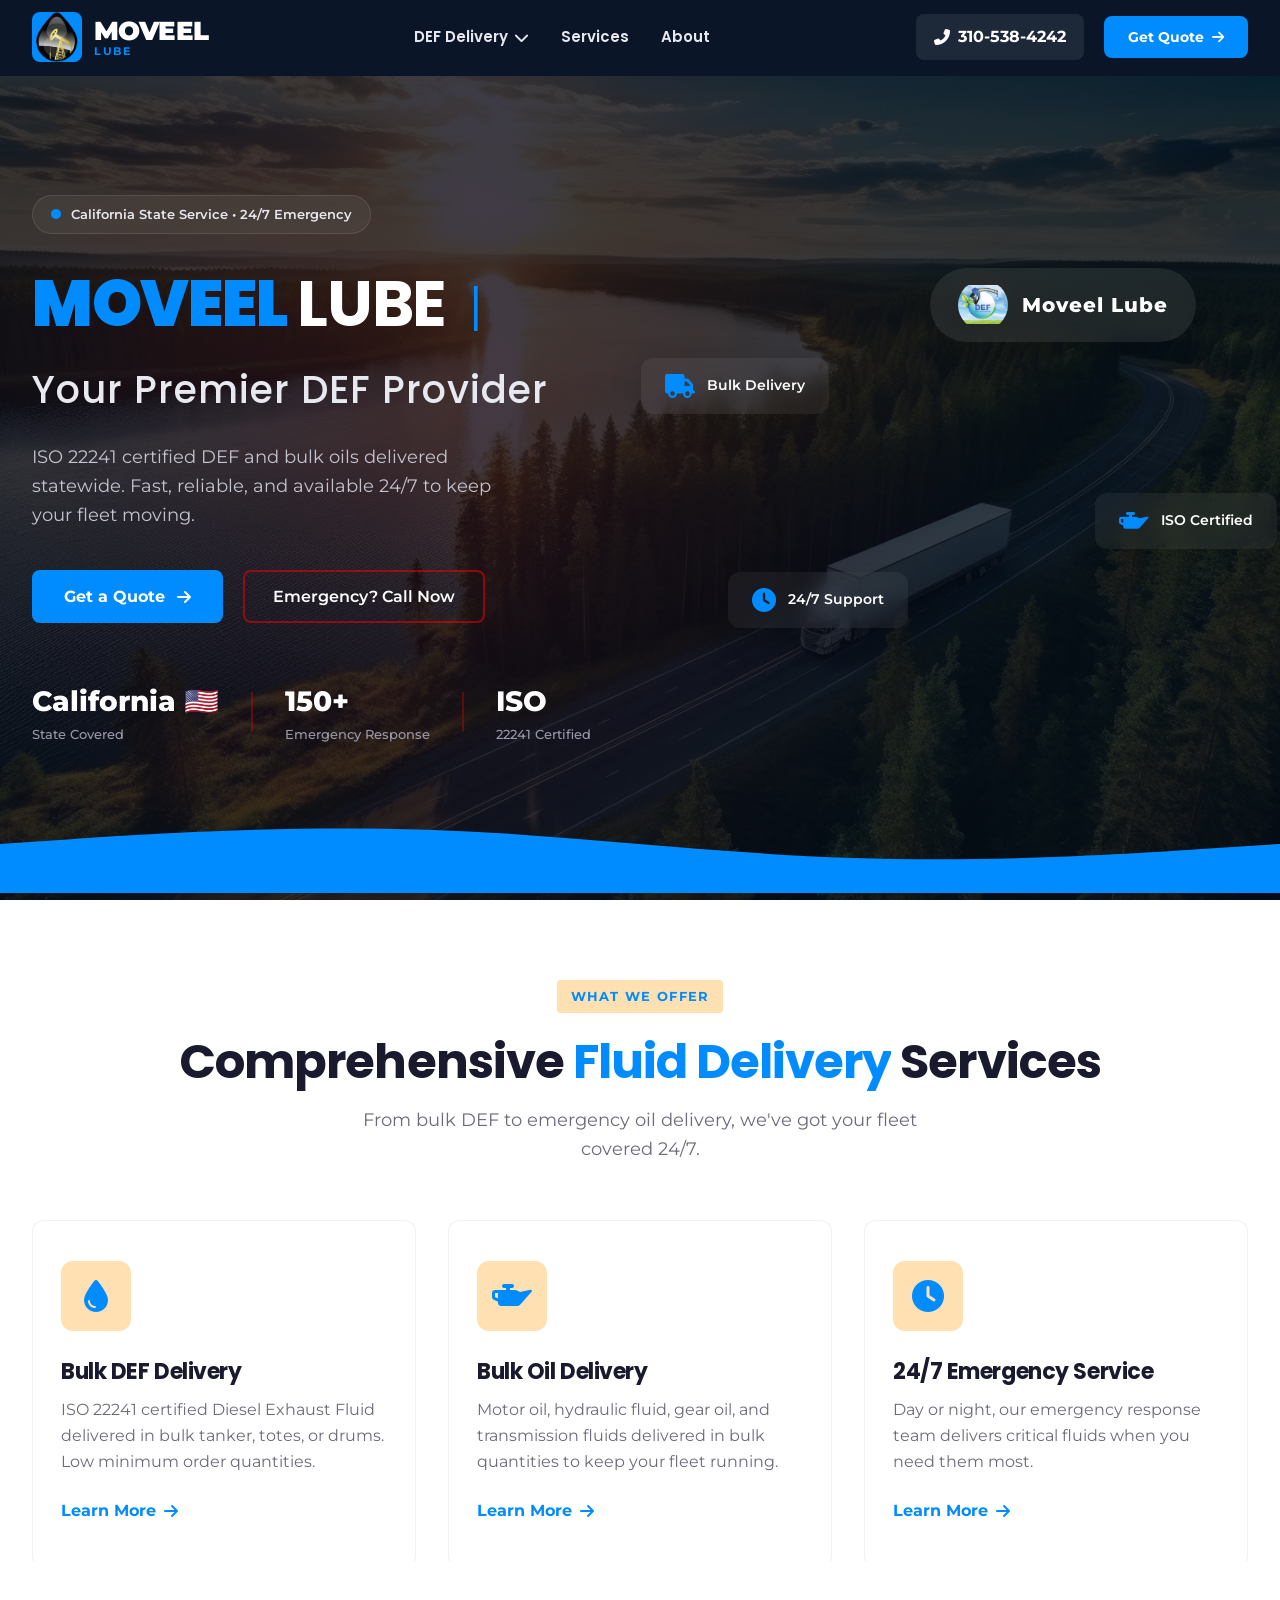
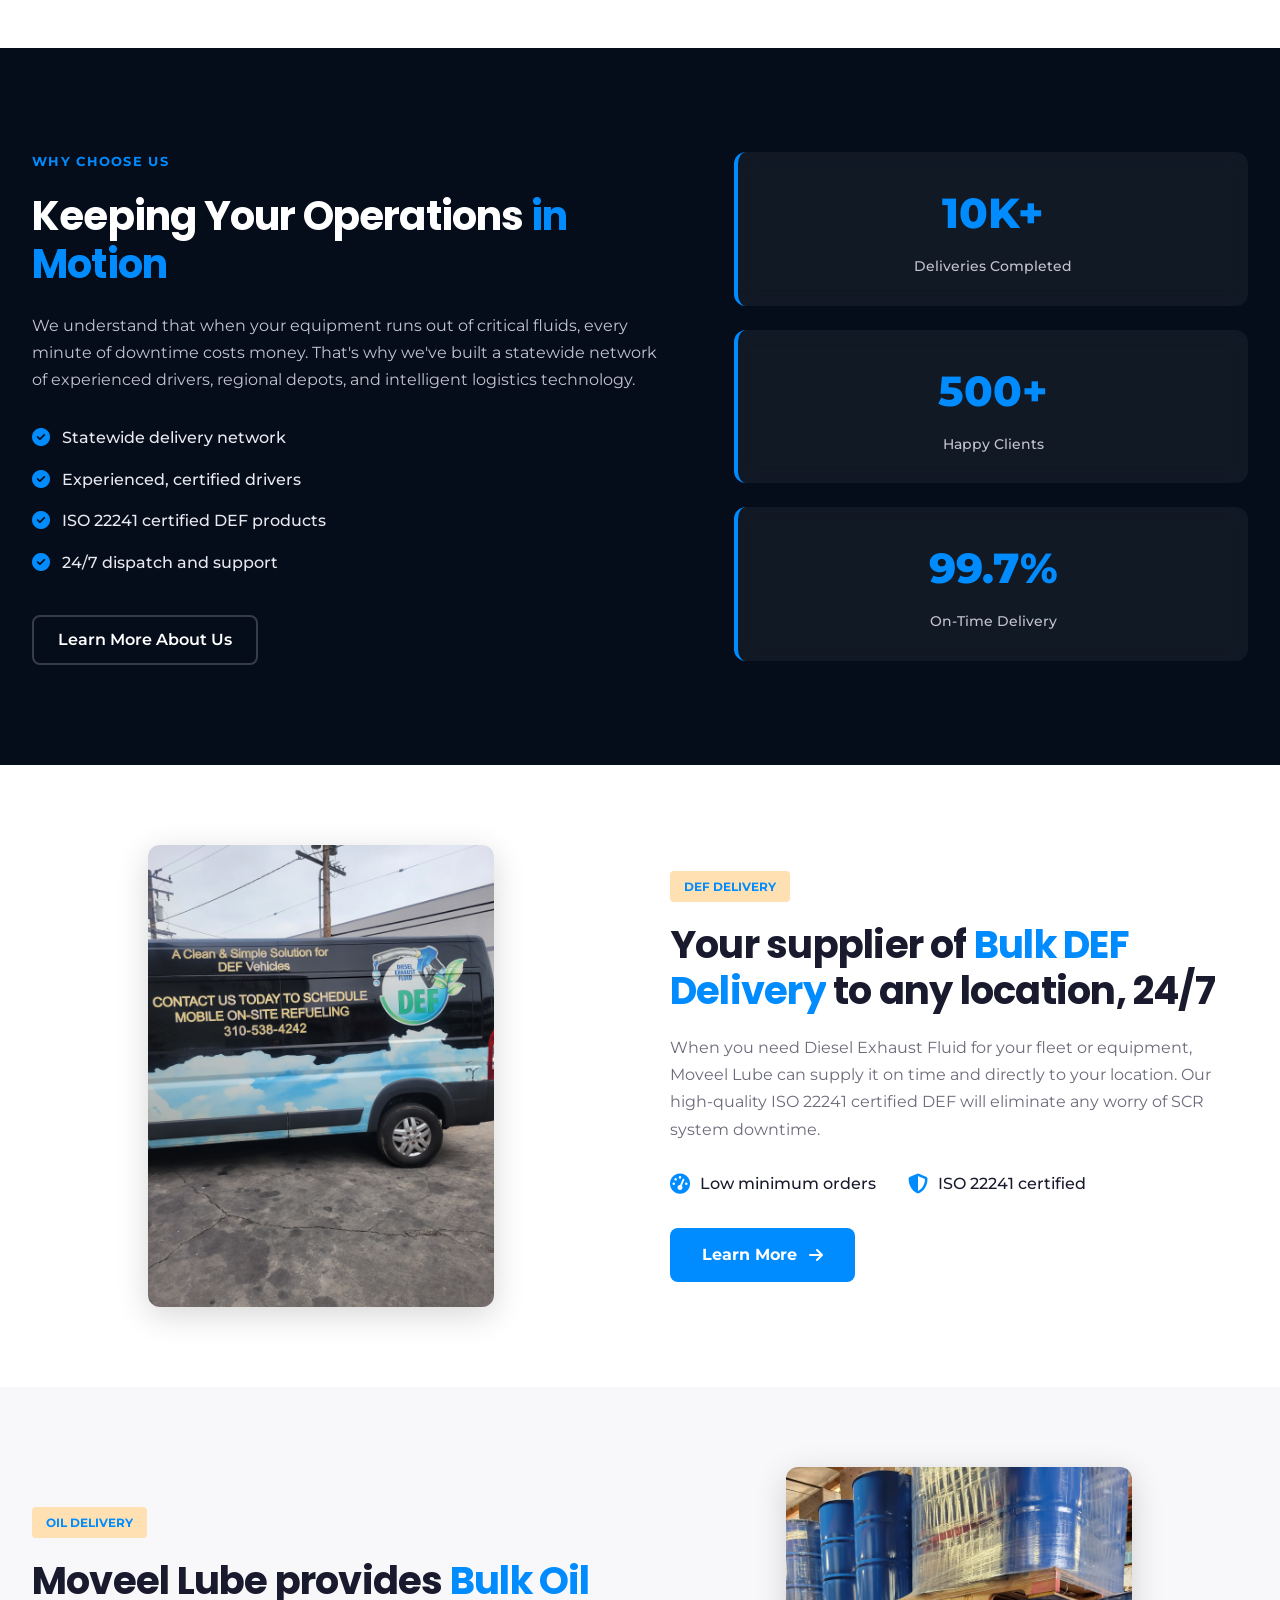
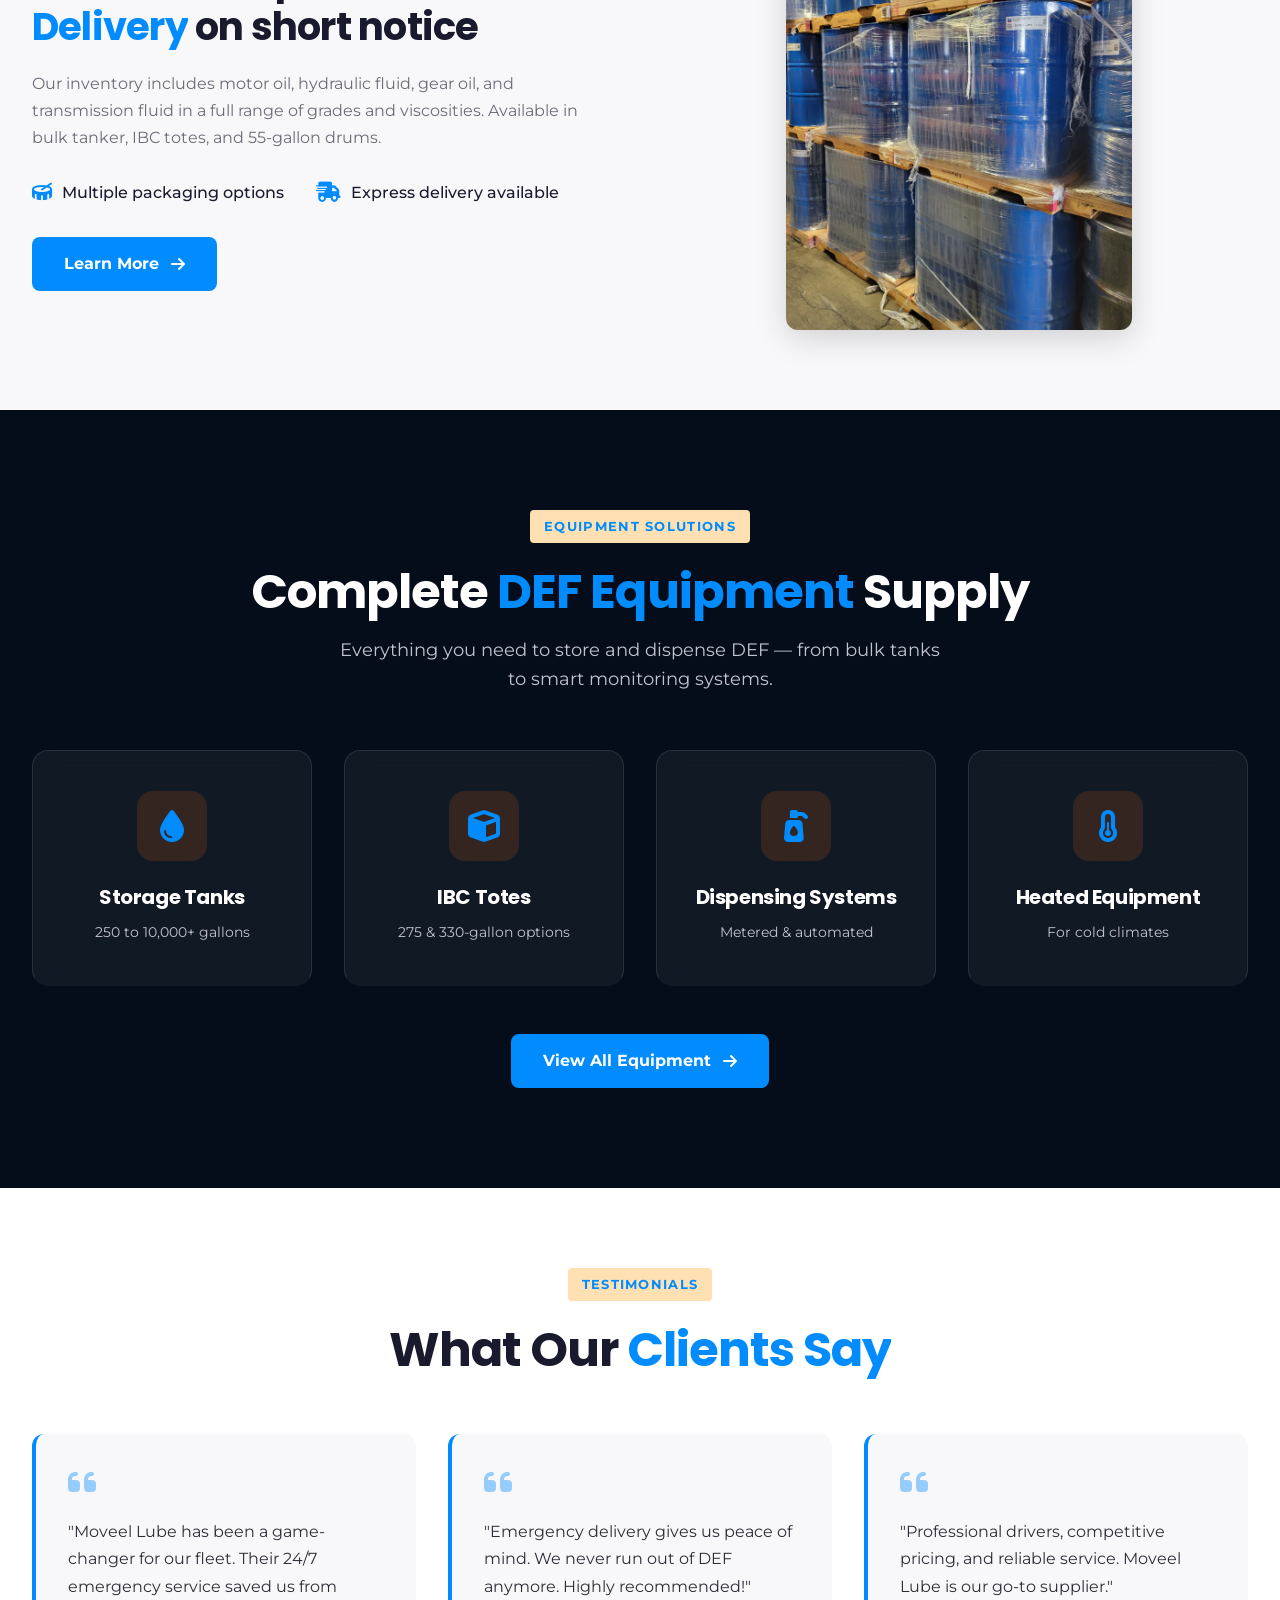
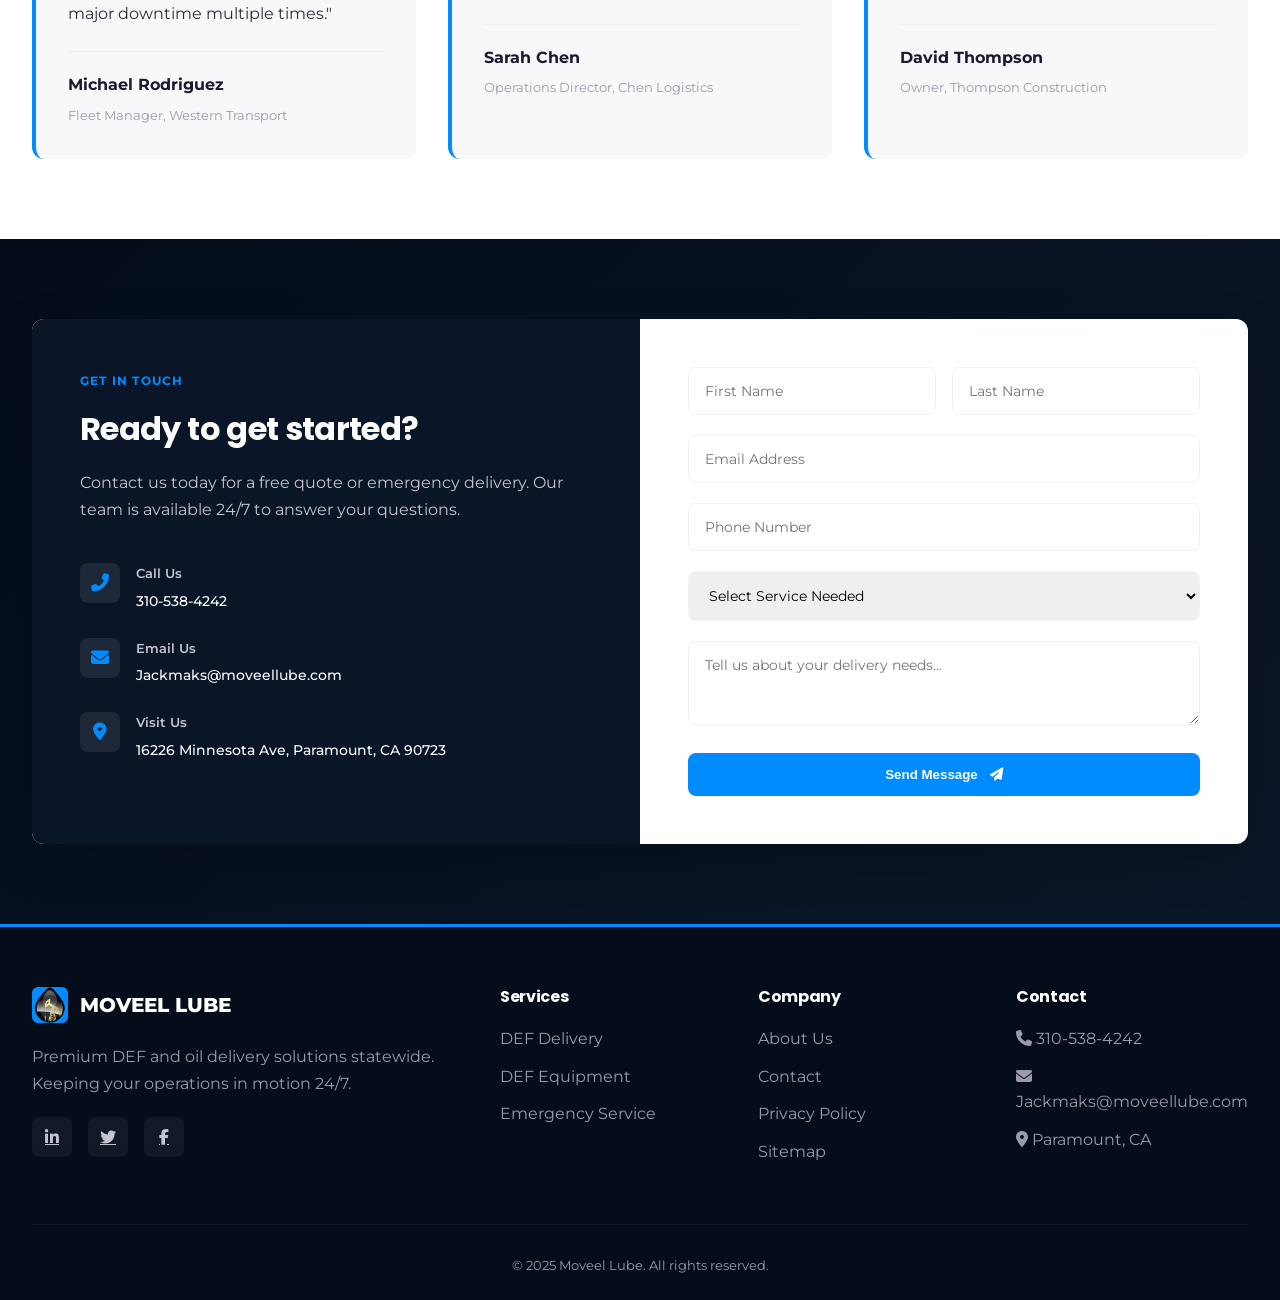
<file: index.html>
<!DOCTYPE html>
<html lang="en">

<head>
  <meta charset="UTF-8" />
  <meta name="viewport" content="width=device-width, initial-scale=1.0, viewport-fit=cover" />
  <title>Moveel Lube | Premium DEF & Oil Delivery Services</title>
  <meta name="description"
    content="Moveel Lube provides statewide DEF fueling and bulk oil delivery. Fast, reliable, 24/7 emergency service." />
  <link rel="preconnect" href="https://fonts.googleapis.com" />
  <link rel="preconnect" href="https://fonts.gstatic.com" crossorigin />
  <link href="https://fonts.googleapis.com/css2?family=Inter:opsz,wght@14..32,300;14..32,400;14..32,500;14..32,600;14..32,700;14..32,800&family=Montserrat:wght@400;500;600;700;800;900&family=Poppins:wght@400;500;600;700;800&display=swap" rel="stylesheet" />
  <link rel="stylesheet" href="https://cdnjs.cloudflare.com/ajax/libs/font-awesome/6.4.0/css/all.min.css" />
  <link rel="icon" type="image/jpeg" href="images/logo.jpg" />
  <link rel="stylesheet" href="style.css" />
</head>

<body>

  <!-- MODERN HEADER - THEME A -->
  <header class="modern-header">
    <div class="header-container">
      <a href="index.html" class="modern-logo">
        <div class="logo-mark">
          <img src="images/logo2.png" alt="Moveel Lube Logo" />
        </div>
        <div class="logo-text">
          <span class="logo-name">MOVEEL</span>
          <span class="logo-sub">LUBE</span>
        </div>
      </a>

      <nav class="modern-nav">
        <ul class="nav-list">
          <li class="nav-item dropdown-trigger">
            <a href="def-delivery.html">DEF Delivery <i class="fas fa-chevron-down"></i></a>
            <ul class="dropdown-menu">
              <li><a href="def-delivery.html">Bulk DEF Delivery</a></li>
              <li><a href="def-delivery.html#totes">DEF Totes & IBC</a></li>
              <li><a href="def-equipment.html">DEF Equipment</a></li>
              <li><a href="def-delivery.html#emergency">Emergency DEF</a></li>
            </ul>
          </li>
          <li class="nav-item"><a href="services.html">Services</a></li>
          <li class="nav-item"><a href="about.html">About</a></li>
        </ul>
      </nav>

      <div class="header-actions">
        <a href="tel:+13105384242" class="phone-btn">
          <i class="fas fa-phone-alt"></i>
          <span>310-538-4242</span>
        </a>
        <a href="contact.html" class="quote-btn">Get Quote <i class="fas fa-arrow-right"></i></a>
        <button class="mobile-menu-btn" aria-label="Menu">
          <span></span><span></span><span></span>
        </button>
      </div>
    </div>
  </header>

  <!-- MODERN HERO SECTION - GLASSY PARALLAX STYLE -->
  <section class="hero-modern">
    <!-- Parallax Background Image -->
    <div class="hero-parallax-bg"></div>
    <div class="hero-bg-gradient"></div>
    <div class="hero-particles"></div>
    <div class="hero-container">
      <div class="hero-content-modern">
        <div class="hero-badge">
          <span class="badge-pulse"></span>
          <span>California State Service • 24/7 Emergency</span>
        </div>
        <h1 class="hero-title">
          <span class="moveel-red">MOVEEL</span> <span class="lube-white">LUBE</span>
          <span class="hero-divider">|</span>
          <span class="hero-tagline">Your Premier DEF Provider</span>
        </h1>
        <p class="hero-desc">
          ISO 22241 certified DEF and bulk oils delivered statewide.
          Fast, reliable, and available 24/7 to keep your fleet moving.
        </p>
        <div class="hero-buttons">
          <a href="contact.html" class="btn-primary">Get a Quote <i class="fas fa-arrow-right"></i></a>
          <a href="tel:+13105384242" class="btn-outline">Emergency? Call Now</a>
        </div>
        <div class="hero-stats">
          <div class="stat-item">
            <span class="stat-number">California 🇺🇸</span>
            <span class="stat-label">State Covered</span>
          </div>
          <div class="stat-divider"></div>
          <div class="stat-item">
            <span class="stat-number">150+</span>
            <span class="stat-label">Emergency Response</span>
          </div>
          <div class="stat-divider"></div>
          <div class="stat-item">
            <span class="stat-number">ISO</span>
            <span class="stat-label">22241 Certified</span>
          </div>
        </div>
      </div>
      <div class="hero-visual">
        <!-- Floating Logo -->
        <div class="floating-card floating-logo card-logo">
          <img src="images/logo.jpg" alt="Moveel Lube" class="floating-logo-img" />
          <span>Moveel Lube</span>
        </div>
        <div class="floating-card card-1">
          <i class="fas fa-truck"></i>
          <span>Bulk Delivery</span>
        </div>
        <div class="floating-card card-2">
          <i class="fas fa-oil-can"></i>
          <span>ISO Certified</span>
        </div>
        <div class="floating-card card-3">
          <i class="fas fa-clock"></i>
          <span>24/7 Support</span>
        </div>
      </div>
    </div>
    <div class="hero-wave">
      <svg viewBox="0 0 1440 120" preserveAspectRatio="none">
        <path
          d="M0,64L80,58.7C160,53,320,43,480,48C640,53,800,75,960,80C1120,85,1280,75,1360,69.3L1440,64L1440,120L1360,120C1280,120,1120,120,960,120C800,120,640,120,480,120C320,120,160,120,80,120L0,120Z" />
      </svg>
    </div>
  </section>

  <!-- SERVICES CARDS SECTION -->
  <section class="services-modern">
    <div class="container">
      <div class="section-header">
        <span class="section-tag">What We Offer</span>
        <h2>Comprehensive <span class="gradient-text">Fluid Delivery</span> Services</h2>
        <p>From bulk DEF to emergency oil delivery, we've got your fleet covered 24/7.</p>
      </div>

      <div class="services-grid-modern">
        <div class="service-card-modern">
          <div class="card-icon">
            <i class="fas fa-droplet"></i>
          </div>
          <h3>Bulk DEF Delivery</h3>
          <p>ISO 22241 certified Diesel Exhaust Fluid delivered in bulk tanker, totes, or drums. Low minimum order
            quantities.</p>
          <a href="def-delivery.html" class="card-link">Learn More <i class="fas fa-arrow-right"></i></a>
        </div>

        <div class="service-card-modern">
          <div class="card-icon">
            <i class="fas fa-oil-can"></i>
          </div>
          <h3>Bulk Oil Delivery</h3>
          <p>Motor oil, hydraulic fluid, gear oil, and transmission fluids delivered in bulk quantities to keep your
            fleet running.</p>
          <a href="oil-delivery.html" class="card-link">Learn More <i class="fas fa-arrow-right"></i></a>
        </div>

        <div class="service-card-modern">
          <div class="card-icon">
            <i class="fas fa-clock"></i>
          </div>
          <h3>24/7 Emergency Service</h3>
          <p>Day or night, our emergency response team delivers critical fluids when you need them most.</p>
          <a href="services.html#emergency" class="card-link">Learn More <i class="fas fa-arrow-right"></i></a>
        </div>
      </div>
    </div>
  </section>

  <!-- FEATURE SECTION WITH PARALLAX -->
  <section class="feature-parallax">
    <div class="parallax-bg"></div>
    <div class="container">
      <div class="feature-content">
        <div class="feature-text">
          <span class="feature-badge">Why Choose Us</span>
          <h2>Keeping Your Operations <span class="gradient-text">in Motion</span></h2>
          <p>We understand that when your equipment runs out of critical fluids, every minute of downtime costs money.
            That's why we've built a statewide network of experienced drivers, regional depots, and intelligent
            logistics technology.</p>
          <ul class="feature-list-modern">
            <li><i class="fas fa-check-circle"></i> Statewide delivery network</li>
            <li><i class="fas fa-check-circle"></i> Experienced, certified drivers</li>
            <li><i class="fas fa-check-circle"></i> ISO 22241 certified DEF products</li>
            <li><i class="fas fa-check-circle"></i> 24/7 dispatch and support</li>
          </ul>
          <a href="about.html" class="btn-outline-light">Learn More About Us</a>
        </div>
        <div class="feature-stats">
          <div class="stat-card-modern">
            <div class="stat-number-large">10K+</div>
            <div class="stat-label">Deliveries Completed</div>
          </div>
          <div class="stat-card-modern">
            <div class="stat-number-large">500+</div>
            <div class="stat-label">Happy Clients</div>
          </div>
          <div class="stat-card-modern">
            <div class="stat-number-large">99.7%</div>
            <div class="stat-label">On-Time Delivery</div>
          </div>
        </div>
      </div>
    </div>
  </section>

  <!-- SPLIT CONTENT SECTION -->
  <section class="split-section-modern">
    <div class="split-container">
      <div class="split-image">
        <div class="image-overlay"></div>
        <img src="images/delivery.jpeg" alt="DEF Delivery Truck" />
      </div>
      <div class="split-content">
        <span class="split-badge">DEF Delivery</span>
        <h2>Your supplier of <span class="gradient-text">Bulk DEF Delivery</span> to any location, 24/7</h2>
        <p>When you need Diesel Exhaust Fluid for your fleet or equipment, Moveel Lube can supply it on time and
          directly to your location. Our high-quality ISO 22241 certified DEF will eliminate any worry of SCR system
          downtime.</p>
        <div class="split-features">
          <div class="split-feature">
            <i class="fas fa-tachometer-alt"></i>
            <span>Low minimum orders</span>
          </div>
          <div class="split-feature">
            <i class="fas fa-shield-alt"></i>
            <span>ISO 22241 certified</span>
          </div>
        </div>
        <a href="def-delivery.html" class="btn-primary">Learn More <i class="fas fa-arrow-right"></i></a>
      </div>
    </div>
  </section>

  <!-- SPLIT SECTION (REVERSED) -->
  <section class="split-section-modern reverse">
    <div class="split-container">
      <div class="split-content">
        <span class="split-badge">Oil Delivery</span>
        <h2>Moveel Lube provides <span class="gradient-text">Bulk Oil Delivery</span> on short notice</h2>
        <p>Our inventory includes motor oil, hydraulic fluid, gear oil, and transmission fluid in a full range of grades
          and viscosities. Available in bulk tanker, IBC totes, and 55-gallon drums.</p>
        <div class="split-features">
          <div class="split-feature">
            <i class="fas fa-drum"></i>
            <span>Multiple packaging options</span>
          </div>
          <div class="split-feature">
            <i class="fas fa-shipping-fast"></i>
            <span>Express delivery available</span>
          </div>
        </div>
        <a href="oil-delivery.html" class="btn-primary">Learn More <i class="fas fa-arrow-right"></i></a>
      </div>
      <div class="split-image">
        <div class="image-overlay"></div>
        <img src="images/blue.jpeg" alt="Oil Delivery">
      </div>
    </div>
    </section>

    <!-- EQUIPMENT SHOWCASE - GLASSY PARALLAX STYLE -->
    <section class="equipment-parallax">
      <div class="equipment-parallax-bg"></div>
      <div class="container">
        <div class="section-header center">
          <span class="section-tag">Equipment Solutions</span>
          <h2>Complete <span class="gradient-text">DEF Equipment</span> Supply</h2>
          <p>Everything you need to store and dispense DEF — from bulk tanks to smart monitoring systems.</p>
        </div>
        <div class="equipment-glass-grid">
          <div class="equipment-glass-item">
            <div class="equipment-glass-icon"><i class="fas fa-tint"></i></div>
            <h3>Storage Tanks</h3>
            <p>250 to 10,000+ gallons</p>
          </div>
          <div class="equipment-glass-item">
            <div class="equipment-glass-icon"><i class="fas fa-cube"></i></div>
            <h3>IBC Totes</h3>
            <p>275 & 330-gallon options</p>
          </div>
          <div class="equipment-glass-item">
            <div class="equipment-glass-icon"><i class="fas fa-pump-soap"></i></div>
            <h3>Dispensing Systems</h3>
            <p>Metered & automated</p>
          </div>
          <div class="equipment-glass-item">
            <div class="equipment-glass-icon"><i class="fas fa-thermometer-half"></i></div>
            <h3>Heated Equipment</h3>
            <p>For cold climates</p>
          </div>
        </div>
        <div class="equipment-cta">
          <a href="def-equipment.html" class="btn-primary">View All Equipment <i class="fas fa-arrow-right"></i></a>
        </div>
      </div>
    </section>

    <!-- TESTIMONIALS SECTION -->
    <section class="testimonials-section">
      <div class="container">
        <div class="section-header center">
          <span class="section-tag">Testimonials</span>
          <h2>What Our <span class="gradient-text">Clients Say</span></h2>
        </div>
        <div class="testimonials-grid">
          <div class="testimonial-card">
            <i class="fas fa-quote-left"></i>
            <p>"Moveel Lube has been a game-changer for our fleet. Their 24/7 emergency service saved us from major
              downtime multiple times."</p>
            <div class="testimonial-author">
              <strong>Michael Rodriguez</strong>
              <span>Fleet Manager, Western Transport</span>
            </div>
          </div>
          <div class="testimonial-card">
            <i class="fas fa-quote-left"></i>
            <p>"Emergency delivery gives us peace of mind. We never run out of DEF anymore. Highly recommended!"
            </p>
            <div class="testimonial-author">
              <strong>Sarah Chen</strong>
              <span>Operations Director, Chen Logistics</span>
            </div>
          </div>
          <div class="testimonial-card">
            <i class="fas fa-quote-left"></i>
            <p>"Professional drivers, competitive pricing, and reliable service. Moveel Lube is our go-to supplier."</p>
            <div class="testimonial-author">
              <strong>David Thompson</strong>
              <span>Owner, Thompson Construction</span>
            </div>
          </div>
        </div>
      </div>
    </section>

    <!-- CONTACT SECTION MODERN -->
    <section class="contact-section-modern">
      <div class="container">
        <div class="contact-card">
          <div class="contact-info">
            <span class="contact-badge">Get in Touch</span>
            <h2>Ready to get started?</h2>
            <p>Contact us today for a free quote or emergency delivery. Our team is available 24/7 to answer your
              questions.</p>
            <div class="contact-details">
              <div class="contact-detail">
                <i class="fas fa-phone-alt"></i>
                <div>
                  <strong>Call Us</strong>
                  <a href="tel:+13105384242">310-538-4242</a>
                </div>
              </div>
              <div class="contact-detail">
                <i class="fas fa-envelope"></i>
                <div>
                  <strong>Email Us</strong>
                  <a href="mailto:info@moveel.com">Jackmaks@moveellube.com</a>
                </div>
              </div>
              <div class="contact-detail">
                <i class="fas fa-map-marker-alt"></i>
                <div>
                  <strong>Visit Us</strong>
                  <span>16226 Minnesota Ave, Paramount, CA 90723</span>
                </div>
              </div>
            </div>
          </div>
          <div class="contact-form-modern">
            <form id="contactForm">
              <div class="form-row">
                <div class="form-group">
                  <input type="text" placeholder="First Name" required />
                </div>
                <div class="form-group">
                  <input type="text" placeholder="Last Name" required />
                </div>
              </div>
              <div class="form-group">
                <input type="email" placeholder="Email Address" required />
              </div>
              <div class="form-group">
                <input type="tel" placeholder="Phone Number" />
              </div>
              <div class="form-group">
                <select required>
                  <option value="">Select Service Needed</option>
                  <option>Bulk DEF Delivery</option>
                  <option>DEF Totes / IBC</option>
                  <option>Emergency DEF</option>
                  <option>Bulk Motor Oil</option>
                  <option>DEF Equipment</option>
                </select>
              </div>
              <div class="form-group">
                <textarea placeholder="Tell us about your delivery needs..." rows="3"></textarea>
              </div>
              <button type="submit" class="btn-primary full-width">Send Message <i
                  class="fas fa-paper-plane"></i></button>
            </form>
          </div>
        </div>
      </div>
    </section>

    <!-- MODERN FOOTER -->
    <footer class="modern-footer">
      <div class="container">
        <div class="footer-grid">
          <div class="footer-brand">
            <div class="footer-logo">
              <div class="logo-mark small">
                <img src="images/logo2.png" alt="Moveel Lube" />
              </div>
              <span>MOVEEL LUBE</span>
            </div>
            <p>Premium DEF and oil delivery solutions statewide. Keeping your operations in motion 24/7.</p>
            <div class="social-links">
              <a href="#"><i class="fab fa-linkedin-in"></i></a>
              <a href="#"><i class="fab fa-twitter"></i></a>
              <a href="#"><i class="fab fa-facebook-f"></i></a>
            </div>
          </div>
          <div class="footer-links-group">
            <h4>Services</h4>
            <ul>
              <li><a href="def-delivery.html">DEF Delivery</a></li>
              <li><a href="def-equipment.html">DEF Equipment</a></li>
              <li><a href="services.html#emergency">Emergency Service</a></li>
            </ul>
          </div>
          <div class="footer-links-group">
            <h4>Company</h4>
            <ul>
              <li><a href="about.html">About Us</a></li>
              <li><a href="contact.html">Contact</a></li>
              <li><a href="#">Privacy Policy</a></li>
              <li><a href="#">Sitemap</a></li>
            </ul>
          </div>
          <div class="footer-links-group">
            <h4>Contact</h4>
            <ul>
              <li><i class="fas fa-phone"></i> <a href="tel:+13105384242">310-538-4242</a></li>
              <li><i class="fas fa-envelope"></i> Jackmaks@moveellube.com</li>
              <li><i class="fas fa-map-marker-alt"></i> Paramount, CA</li>
            </ul>
          </div>
        </div>
        <div class="footer-bottom">
          <p>&copy; 2025 Moveel Lube. All rights reserved.</p>
        </div>
      </div>
    </footer>

    <script src="main.js"></script>
</body>

</html>
</file>
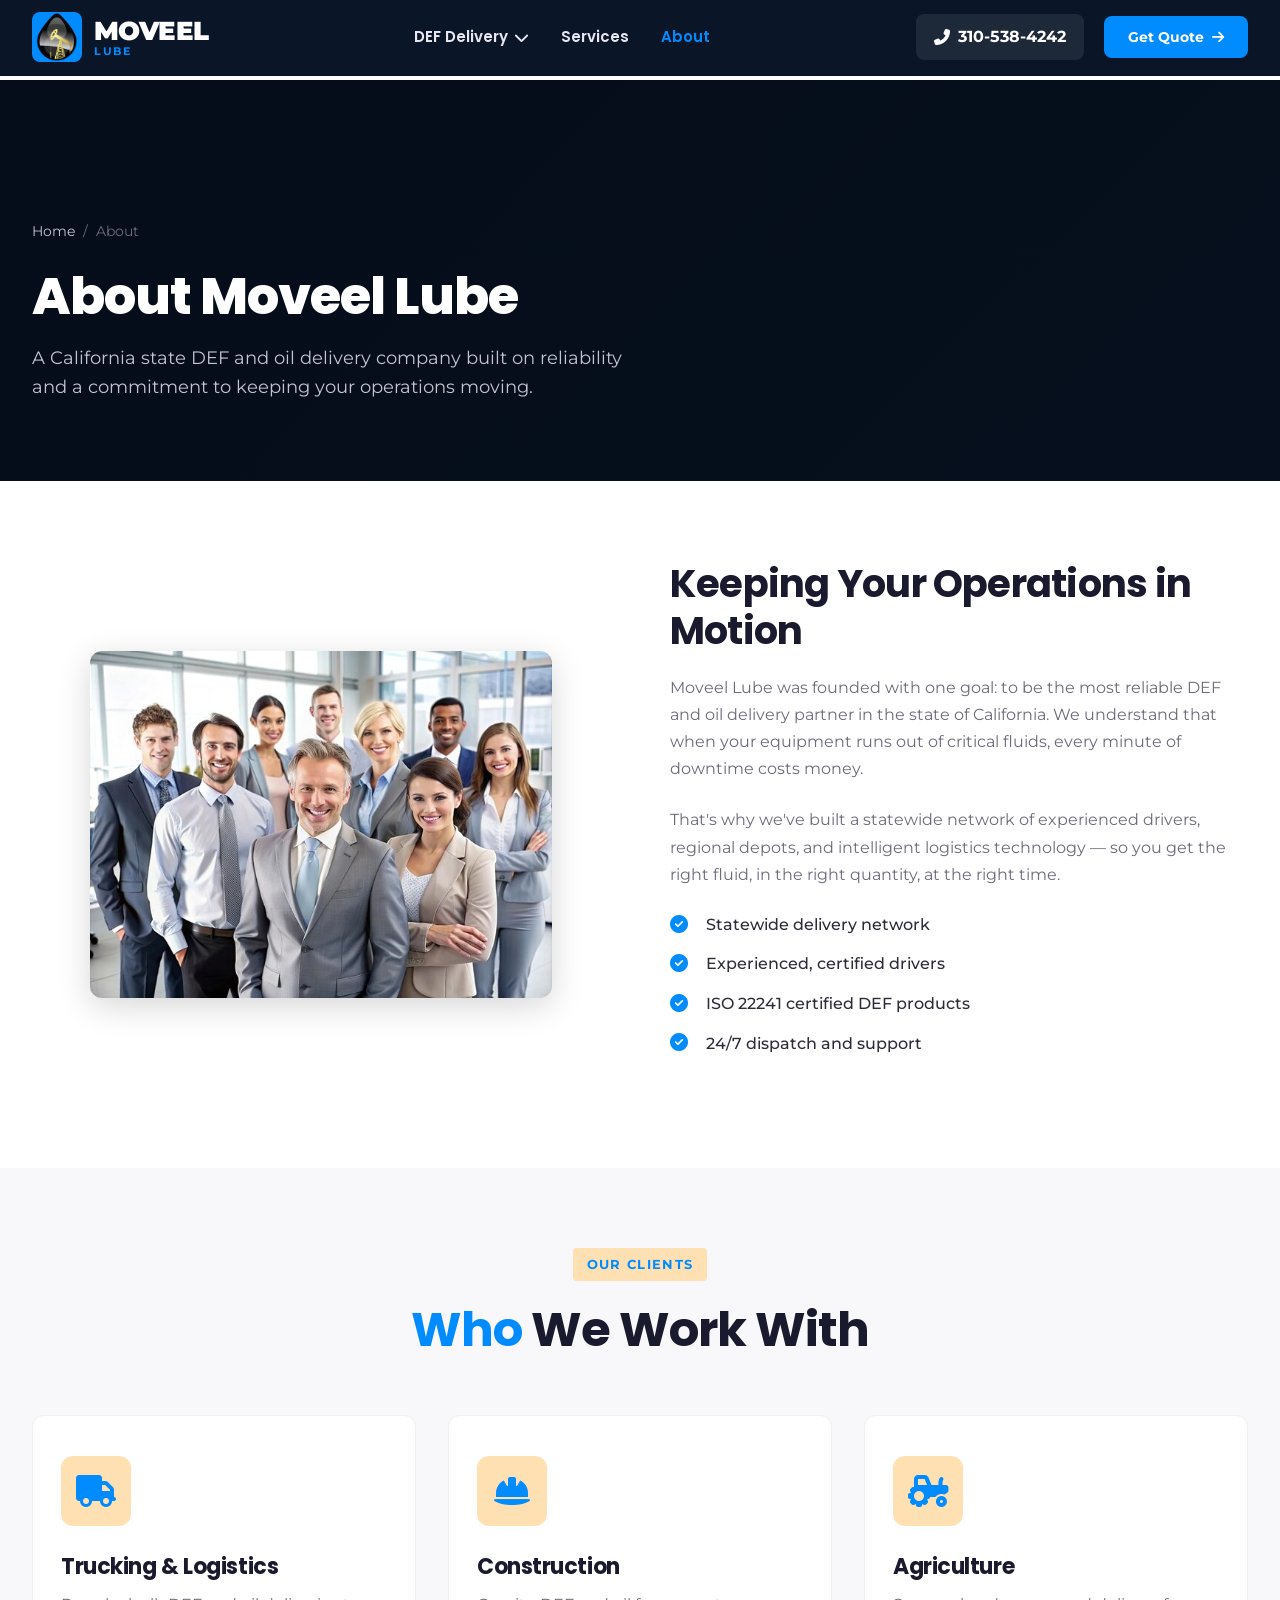
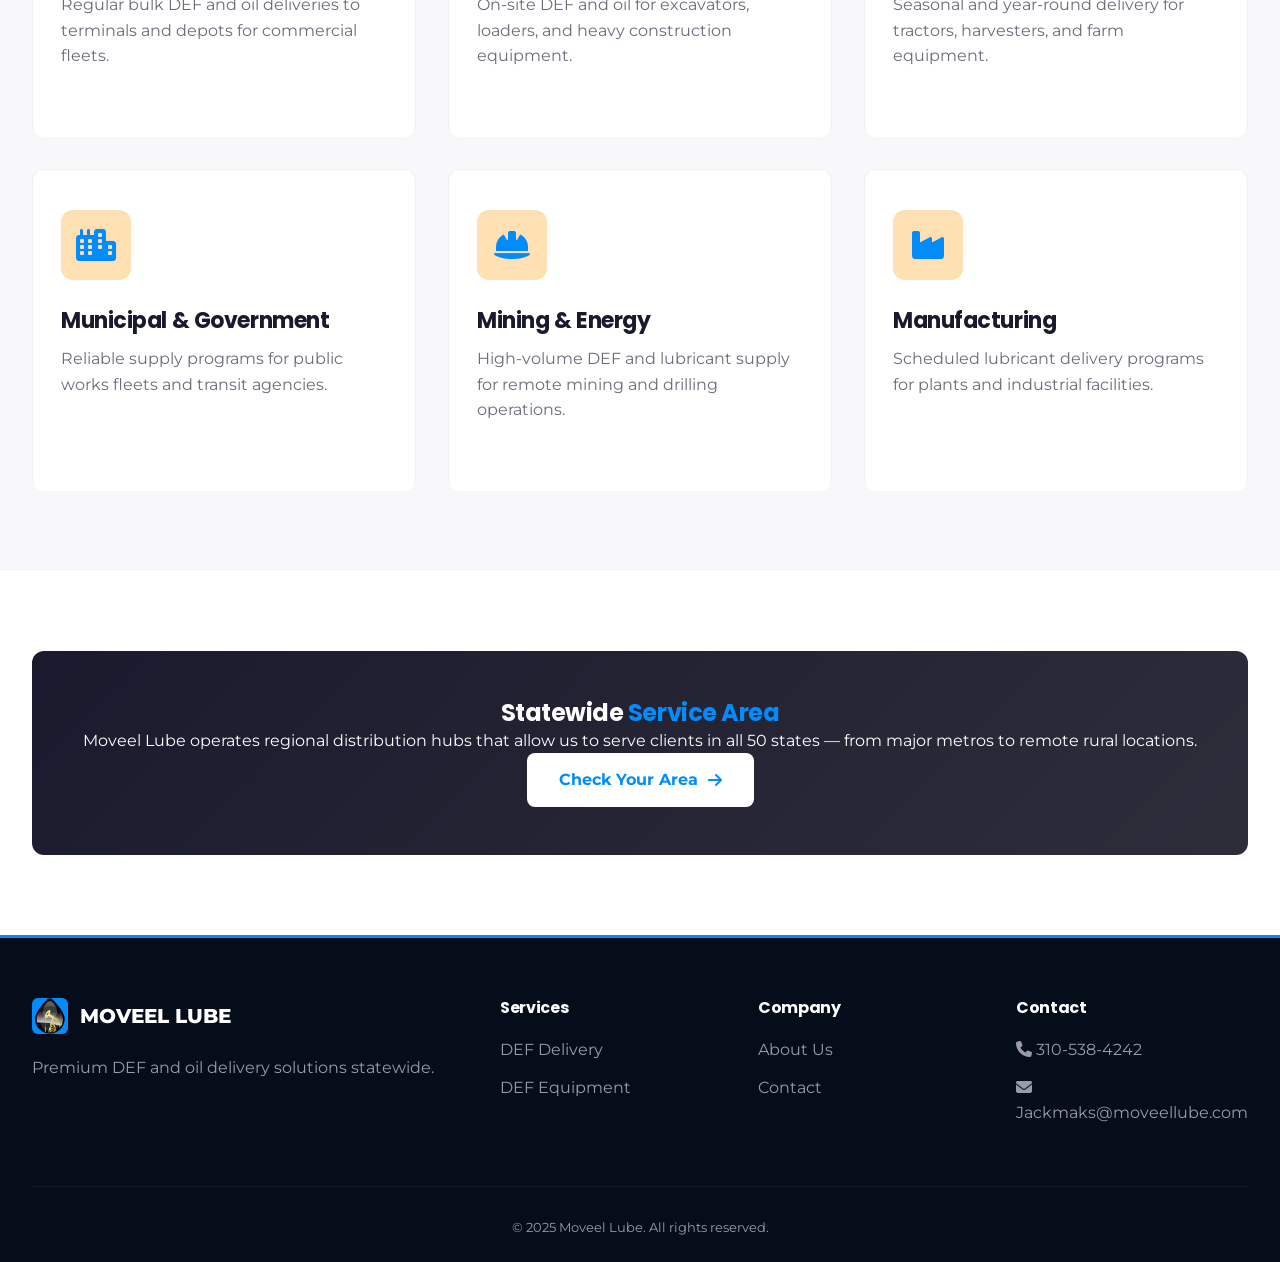
<file: about.html>
<!DOCTYPE html>
<html lang="en">

<head>
  <meta charset="UTF-8" />
  <meta name="viewport" content="width=device-width, initial-scale=1.0, viewport-fit=cover" />
  <title>About Moveel Lube | California State DEF & Oil Delivery</title>
  <meta name="description"
    content="Learn about Moveel Lube — a California state DEF fueling and bulk oil delivery company committed to keeping your operations moving." />
  <link rel="preconnect" href="https://fonts.googleapis.com" />
  <link rel="preconnect" href="https://fonts.gstatic.com" crossorigin />
  <link
    href="https://fonts.googleapis.com/css2?family=Inter:opsz,wght@14..32,300;14..32,400;14..32,500;14..32,600;14..32,700;14..32,800;14..32,900&family=Montserrat:wght@400;500;600;700;800;900&family=Poppins:wght@400;500;600;700;800&display=swap"
    rel="stylesheet" />
  <link rel="stylesheet" href="https://cdnjs.cloudflare.com/ajax/libs/font-awesome/6.4.0/css/all.min.css" />
  <link rel="icon" type="image/jpeg" href="images/logo.jpg" />
  <link rel="stylesheet" href="style.css" />
</head>

<body>

  <!-- Header -->
  <header class="modern-header">
    <div class="header-container">
      <a href="index.html" class="modern-logo">
        <div class="logo-mark"><img src="images/logo2.png" alt="Moveel Lube"
            style="width: 48px; height: 48px; object-fit: contain;" /></div>
        <div class="logo-text"><span class="logo-name">MOVEEL</span><span class="logo-sub">LUBE</span></div>
      </a>
      <nav class="modern-nav">
        <ul class="nav-list">
          <li class="nav-item dropdown-trigger"><a href="def-delivery.html">DEF Delivery <i
                class="fas fa-chevron-down"></i></a>
            <ul class="dropdown-menu">
              <li><a href="def-delivery.html">Bulk DEF Delivery</a></li>
              <li><a href="def-delivery.html#totes">DEF Totes & IBC</a></li>
              <li><a href="def-equipment.html">DEF Equipment</a></li>
              <li><a href="def-delivery.html#emergency">Emergency DEF</a></li>
            </ul>
          </li>
          <li class="nav-item"><a href="services.html">Services</a></li>
          <li class="nav-item"><a href="about.html">About</a></li>
        </ul>
      </nav>
      <div class="header-actions">
        <a href="tel:+13105384242" class="phone-btn"><i class="fas fa-phone-alt"></i><span>310-538-4242</span></a>
        <a href="contact.html" class="quote-btn">Get Quote <i class="fas fa-arrow-right"></i></a>
        <button class="mobile-menu-btn"><span></span><span></span><span></span></button>
      </div>
    </div>
  </header>

  <!-- Page Hero -->
  <section class="page-hero-modern">
    <div class="container">
      <div class="breadcrumb-modern"><a href="index.html">Home</a> <span>/</span> <span>About</span></div>
      <h1>About Moveel Lube</h1>
      <p>A California state DEF and oil delivery company built on reliability and a commitment to keeping your
        operations moving.</p>
    </div>
  </section>

  <!-- About Content -->
  <section class="page-section-modern">
    <div class="container">
      <div class="page-split-modern">
        <div class="page-split-image"><img src="images/people.jpg" alt="Moveel Lube Team" /></div>
        <div class="page-split-content">
          <h2>Keeping Your Operations <span>in Motion</span></h2>
          <p>Moveel Lube was founded with one goal: to be the most reliable DEF and oil delivery partner in the state of
            California. We understand that when your equipment runs out of critical fluids, every minute of downtime
            costs money.</p>
          <p>That's why we've built a statewide network of experienced drivers, regional depots, and intelligent
            logistics technology — so you get the right fluid, in the right quantity, at the right time.</p>
          <ul class="feature-list-modern">
            <li><i class="fas fa-check-circle"></i> Statewide delivery network</li>
            <li><i class="fas fa-check-circle"></i> Experienced, certified drivers</li>
            <li><i class="fas fa-check-circle"></i> ISO 22241 certified DEF products</li>
            <li><i class="fas fa-check-circle"></i> 24/7 dispatch and support</li>
          </ul>
        </div>
      </div>
    </div>
  </section>

  <!-- Who We Work With -->
  <section class="page-section-modern alt" id="who">
    <div class="container">
      <div class="section-header center">
        <span class="section-tag">Our Clients</span>
        <h2><span class="gradient-text">Who</span> We Work With</h2>
      </div>
      <div class="services-grid-modern three-col">
        <div class="service-card-modern">
          <div class="card-icon"><i class="fas fa-truck"></i></div>
          <h3>Trucking & Logistics</h3>
          <p>Regular bulk DEF and oil deliveries to terminals and depots for commercial fleets.</p>
        </div>
        <div class="service-card-modern">
          <div class="card-icon"><i class="fas fa-hard-hat"></i></div>
          <h3>Construction</h3>
          <p>On-site DEF and oil for excavators, loaders, and heavy construction equipment.</p>
        </div>
        <div class="service-card-modern">
          <div class="card-icon"><i class="fas fa-tractor"></i></div>
          <h3>Agriculture</h3>
          <p>Seasonal and year-round delivery for tractors, harvesters, and farm equipment.</p>
        </div>
        <div class="service-card-modern">
          <div class="card-icon"><i class="fas fa-city"></i></div>
          <h3>Municipal & Government</h3>
          <p>Reliable supply programs for public works fleets and transit agencies.</p>
        </div>
        <div class="service-card-modern">
          <div class="card-icon"><i class="fas fa-hard-hat"></i></div>
          <h3>Mining & Energy</h3>
          <p>High-volume DEF and lubricant supply for remote mining and drilling operations.</p>
        </div>
        <div class="service-card-modern">
          <div class="card-icon"><i class="fas fa-industry"></i></div>
          <h3>Manufacturing</h3>
          <p>Scheduled lubricant delivery programs for plants and industrial facilities.</p>
        </div>
      </div>
    </div>
  </section>

  <!-- Service Area -->
  <section class="page-section-modern" id="coverage">
    <div class="container">
      <div class="emergency-cta"
        style="background: linear-gradient(135deg, #1A1A2E 0%, #2D2D3A 100%); text-align: center;">
        <h2>Statewide <span style="color: var(--primary);">Service Area</span></h2>
        <p>Moveel Lube operates regional distribution hubs that allow us to serve clients in all 50 states — from major
          metros to remote rural locations.</p>
        <a href="contact.html" class="btn-white">Check Your Area <i class="fas fa-arrow-right"></i></a>
      </div>
    </div>
  </section>

  <!-- Footer -->
  <footer class="modern-footer">
    <div class="container">
      <div class="footer-grid">
        <div class="footer-brand">
          <div class="footer-logo">
            <div class="logo-mark small"><img src="images/logo2.png" alt="Moveel Lube"
                style="width: 36px; height: 36px; object-fit: contain;" /></div><span>MOVEEL LUBE</span>
          </div>
          <p>Premium DEF and oil delivery solutions statewide.</p>
        </div>
        <div class="footer-links-group">
          <h4>Services</h4>
          <ul>
            <li><a href="def-delivery.html">DEF Delivery</a></li>
            <li><a href="def-equipment.html">DEF Equipment</a></li>
          </ul>
        </div>
        <div class="footer-links-group">
          <h4>Company</h4>
          <ul>
            <li><a href="about.html">About Us</a></li>
            <li><a href="contact.html">Contact</a></li>
          </ul>
        </div>
        <div class="footer-links-group">
          <h4>Contact</h4>
          <ul>
            <li><i class="fas fa-phone"></i> <a href="tel:+13105384242">310-538-4242</a></li>
            <li><i class="fas fa-envelope"></i> Jackmaks@moveellube.com</li>
          </ul>
        </div>
      </div>
      <div class="footer-bottom">
        <p>&copy; 2025 Moveel Lube. All rights reserved.</p>
      </div>
    </div>
  </footer>

  <script src="main.js"></script>
</body>

</html>
</file>
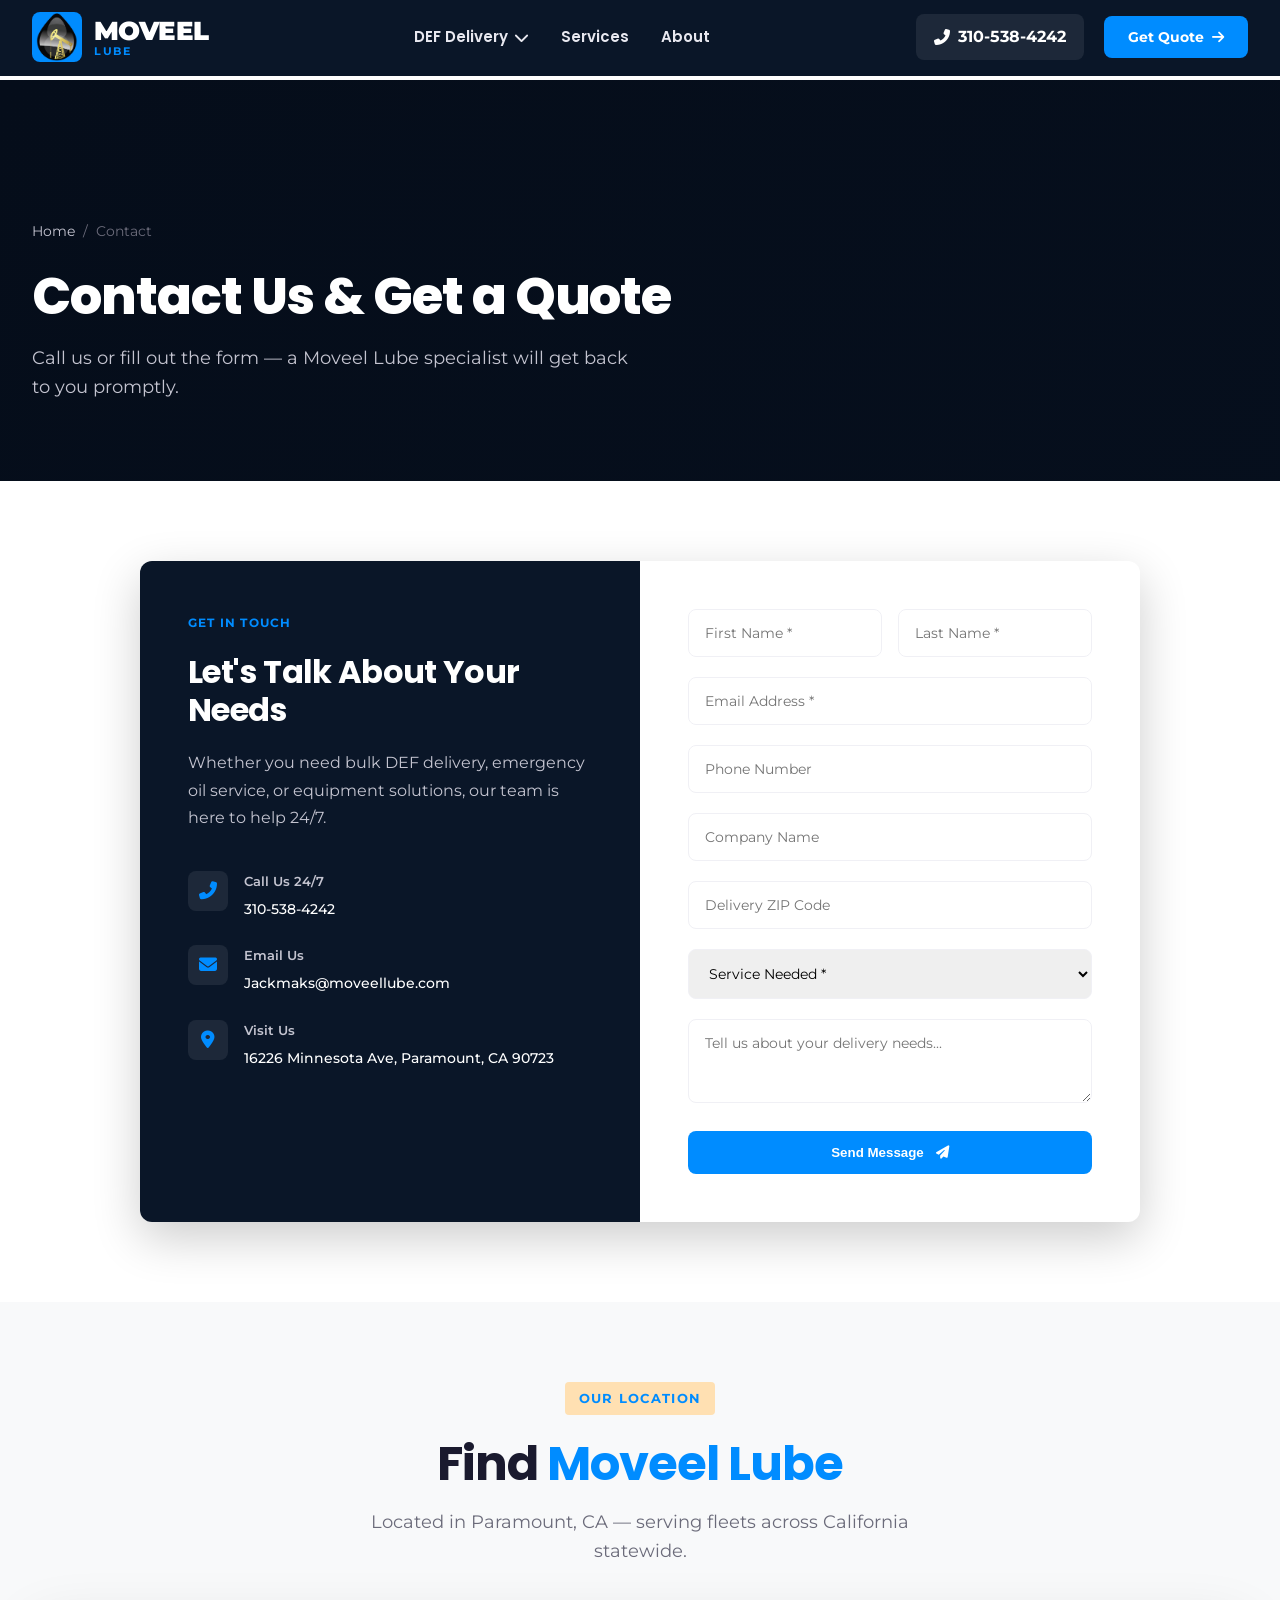
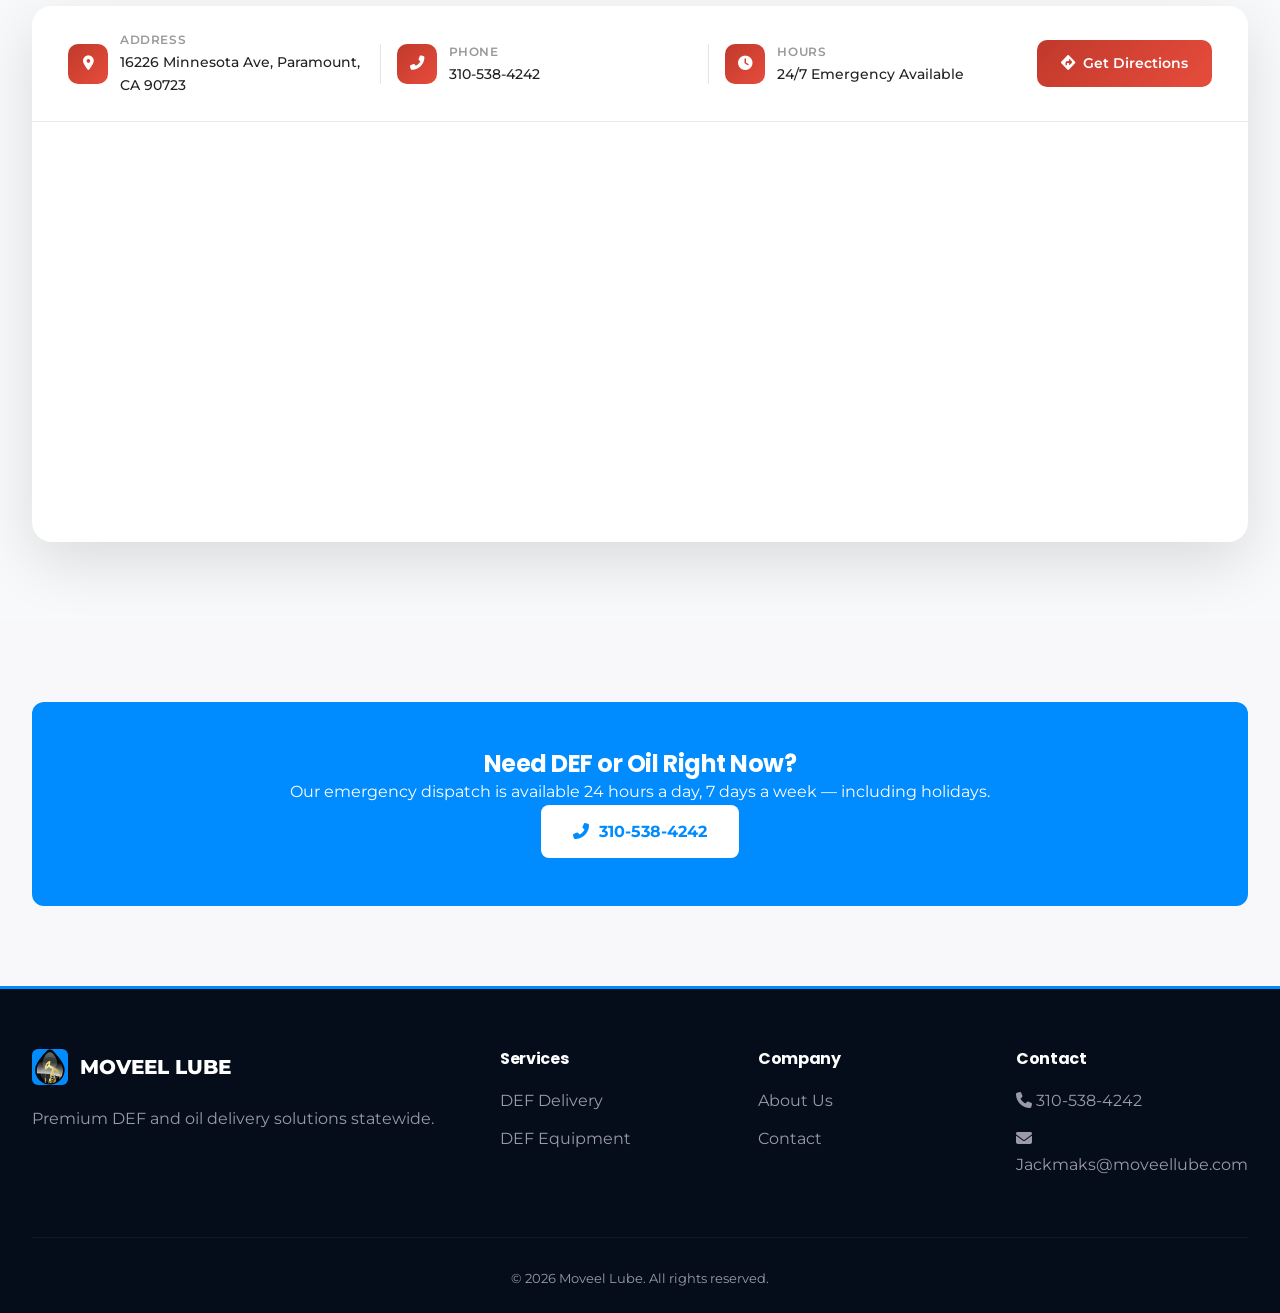
<file: contact.html>
<!DOCTYPE html>
<html lang="en">

<head>
  <meta charset="UTF-8" />
  <meta name="viewport" content="width=device-width, initial-scale=1.0, viewport-fit=cover" />
  <title>Contact | Moveel Lube - Get a Quote for DEF & Oil Delivery</title>
  <meta name="description"
    content="Request a DEF or oil delivery quote from Moveel Lube. Call us 24/7 at 310-538-4242 or fill out our contact form." />
  <link rel="preconnect" href="https://fonts.googleapis.com" />
  <link rel="preconnect" href="https://fonts.gstatic.com" crossorigin />
  <link
    href="https://fonts.googleapis.com/css2?family=Inter:opsz,wght@14..32,300;14..32,400;14..32,500;14..32,600;14..32,700;14..32,800;14..32,900&family=Montserrat:wght@400;500;600;700;800;900&family=Poppins:wght@400;500;600;700;800&display=swap"
    rel="stylesheet" />
  <link rel="stylesheet" href="https://cdnjs.cloudflare.com/ajax/libs/font-awesome/6.4.0/css/all.min.css" />
  <link rel="icon" type="image/jpeg" href="images/logo.jpg" />
  <link rel="stylesheet" href="style.css" />
</head>

<body>

  <!-- Header -->
  <header class="modern-header">
    <div class="header-container">
      <a href="index.html" class="modern-logo">
        <div class="logo-mark"><img src="images/logo2.png" alt="Moveel Lube"
            style="width: 48px; height: 48px; object-fit: contain;" /></div>
        <div class="logo-text"><span class="logo-name">MOVEEL</span><span class="logo-sub">LUBE</span></div>
      </a>
      <nav class="modern-nav">
        <ul class="nav-list">
          <li class="nav-item dropdown-trigger"><a href="def-delivery.html">DEF Delivery <i
                class="fas fa-chevron-down"></i></a>
            <ul class="dropdown-menu">
              <li><a href="def-delivery.html">Bulk DEF Delivery</a></li>
              <li><a href="def-delivery.html#totes">DEF Totes & IBC</a></li>
              <li><a href="def-equipment.html">DEF Equipment</a></li>
              <li><a href="def-delivery.html#emergency">Emergency DEF</a></li>
            </ul>
          </li>
          <li class="nav-item"><a href="services.html">Services</a></li>
          <li class="nav-item"><a href="about.html">About</a></li>
        </ul>
      </nav>
      <div class="header-actions">
        <a href="tel:+13105384242" class="phone-btn"><i class="fas fa-phone-alt"></i><span>310-538-4242</span></a>
        <a href="contact.html" class="quote-btn">Get Quote <i class="fas fa-arrow-right"></i></a>
        <button class="mobile-menu-btn"><span></span><span></span><span></span></button>
      </div>
    </div>
  </header>

  <!-- Page Hero -->
  <section class="page-hero-modern">
    <div class="container">
      <div class="breadcrumb-modern"><a href="index.html">Home</a> <span>/</span> <span>Contact</span></div>
      <h1>Contact Us & Get a Quote</h1>
      <p>Call us or fill out the form — a Moveel Lube specialist will get back to you promptly.</p>
    </div>
  </section>

  <!-- Contact Section -->
  <section class="page-section-modern">
    <div class="container">
      <div class="contact-card" style="max-width: 1000px; margin: 0 auto;">
        <div class="contact-info">
          <span class="contact-badge">Get in Touch</span>
          <h2>Let's Talk About Your Needs</h2>
          <p>Whether you need bulk DEF delivery, emergency oil service, or equipment solutions, our team is here to help 24/7.</p>
          <div class="contact-details">
            <div class="contact-detail"><i class="fas fa-phone-alt"></i>
              <div><strong>Call Us 24/7</strong><a href="tel:+13105384242">310-538-4242</a></div>
            </div>
            <div class="contact-detail"><i class="fas fa-envelope"></i>
              <div><strong>Email Us</strong><a href="mailto:Jackmaks@moveellube.com">Jackmaks@moveellube.com</a></div>
            </div>
            <div class="contact-detail"><i class="fas fa-map-marker-alt"></i>
              <div><strong>Visit Us</strong><span>16226 Minnesota Ave, Paramount, CA 90723</span></div>
            </div>
          </div>
        </div>
        <div class="contact-form-modern">
          <form id="contactForm" action="https://formspree.io/f/xqenwglk" method="POST">
            <input type="hidden" name="_subject" value="New Quote Request - Moveel Lube" />
            <div class="form-row">
              <div class="form-group"><input type="text" name="first_name" placeholder="First Name *" required /></div>
              <div class="form-group"><input type="text" name="last_name" placeholder="Last Name *" required /></div>
            </div>
            <div class="form-group"><input type="email" name="email" placeholder="Email Address *" required /></div>
            <div class="form-group"><input type="tel" name="phone" placeholder="Phone Number" /></div>
            <div class="form-group"><input type="text" name="company" placeholder="Company Name" /></div>
            <div class="form-group"><input type="text" name="zip_code" placeholder="Delivery ZIP Code" /></div>
            <div class="form-group">
              <select name="service" required>
                <option value="">Service Needed *</option>
                <option>Bulk DEF Delivery</option>
                <option>DEF Totes / IBC</option>
                <option>Emergency DEF</option>
                <option>Bulk Motor Oil</option>
                <option>Hydraulic / Gear Oil</option>
                <option>DEF Equipment</option>
                <option>Fleet Program</option>
              </select>
            </div>
            <div class="form-group"><textarea name="message" placeholder="Tell us about your delivery needs..." rows="3"></textarea></div>
            <button type="submit" class="btn-primary full-width">Send Message <i class="fas fa-paper-plane"></i></button>
          </form>
        </div>
      </div>
    </div>
  </section>

  <!-- Location & Map Section -->
  <section class="map-section">
    <div class="container">
      <div class="section-header center" style="margin-bottom: 2.5rem;">
        <span class="section-tag">Our Location</span>
        <h2>Find <span class="gradient-text">Moveel Lube</span></h2>
        <p>Located in Paramount, CA — serving fleets across California statewide.</p>
      </div>
      <div class="map-wrapper">
        <div class="map-info-bar">
          <div class="map-info-item">
            <i class="fas fa-map-marker-alt"></i>
            <div>
              <strong>Address</strong>
              <span>16226 Minnesota Ave, Paramount, CA 90723</span>
            </div>
          </div>
          <div class="map-info-divider"></div>
          <div class="map-info-item">
            <i class="fas fa-phone-alt"></i>
            <div>
              <strong>Phone</strong>
              <a href="tel:+13105384242">310-538-4242</a>
            </div>
          </div>
          <div class="map-info-divider"></div>
          <div class="map-info-item">
            <i class="fas fa-clock"></i>
            <div>
              <strong>Hours</strong>
              <span>24/7 Emergency Available</span>
            </div>
          </div>
          <a href="https://maps.google.com/?q=16226+Minnesota+Ave,+Paramount,+CA+90723" target="_blank" class="map-directions-btn">
            <i class="fas fa-directions"></i> Get Directions
          </a>
        </div>
        <div class="map-embed-container">
          <iframe
            src="https://maps.google.com/maps?q=16226+Minnesota+Ave,+Paramount,+CA+90723&output=embed"
            width="100%"
            height="100%"
            style="border:0;"
            allowfullscreen=""
            loading="lazy"
            referrerpolicy="no-referrer-when-downgrade"
            title="Moveel Lube Location">
          </iframe>
        </div>
      </div>
    </div>
  </section>

  <!-- Emergency CTA -->
  <section class="page-section-modern alt">
    <div class="container">
      <div class="emergency-cta">
        <h2>Need DEF or Oil Right Now?</h2>
        <p>Our emergency dispatch is available 24 hours a day, 7 days a week — including holidays.</p>
        <a href="tel:+13105384242" class="btn-white"><i class="fas fa-phone-alt"></i> 310-538-4242</a>
      </div>
    </div>
  </section>

  <!-- Footer -->
  <footer class="modern-footer">
    <div class="container">
      <div class="footer-grid">
        <div class="footer-brand">
          <div class="footer-logo">
            <div class="logo-mark small"><img src="images/logo2.png" alt="Moveel Lube"
                style="width: 36px; height: 36px; object-fit: contain;" /></div><span>MOVEEL LUBE</span>
          </div>
          <p>Premium DEF and oil delivery solutions statewide.</p>
        </div>
        <div class="footer-links-group">
          <h4>Services</h4>
          <ul>
            <li><a href="def-delivery.html">DEF Delivery</a></li>
            <li><a href="def-equipment.html">DEF Equipment</a></li>
          </ul>
        </div>
        <div class="footer-links-group">
          <h4>Company</h4>
          <ul>
            <li><a href="about.html">About Us</a></li>
            <li><a href="contact.html">Contact</a></li>
          </ul>
        </div>
        <div class="footer-links-group">
          <h4>Contact</h4>
          <ul>
            <li><i class="fas fa-phone"></i> <a href="tel:+13105384242">310-538-4242</a></li>
            <li><i class="fas fa-envelope"></i> Jackmaks@moveellube.com</li>
          </ul>
        </div>
      </div>
      <div class="footer-bottom">
        <p>&copy; 2026 Moveel Lube. All rights reserved.</p>
      </div>
    </div>
  </footer>

  <script src="main.js"></script>
</body>

</html>
</file>
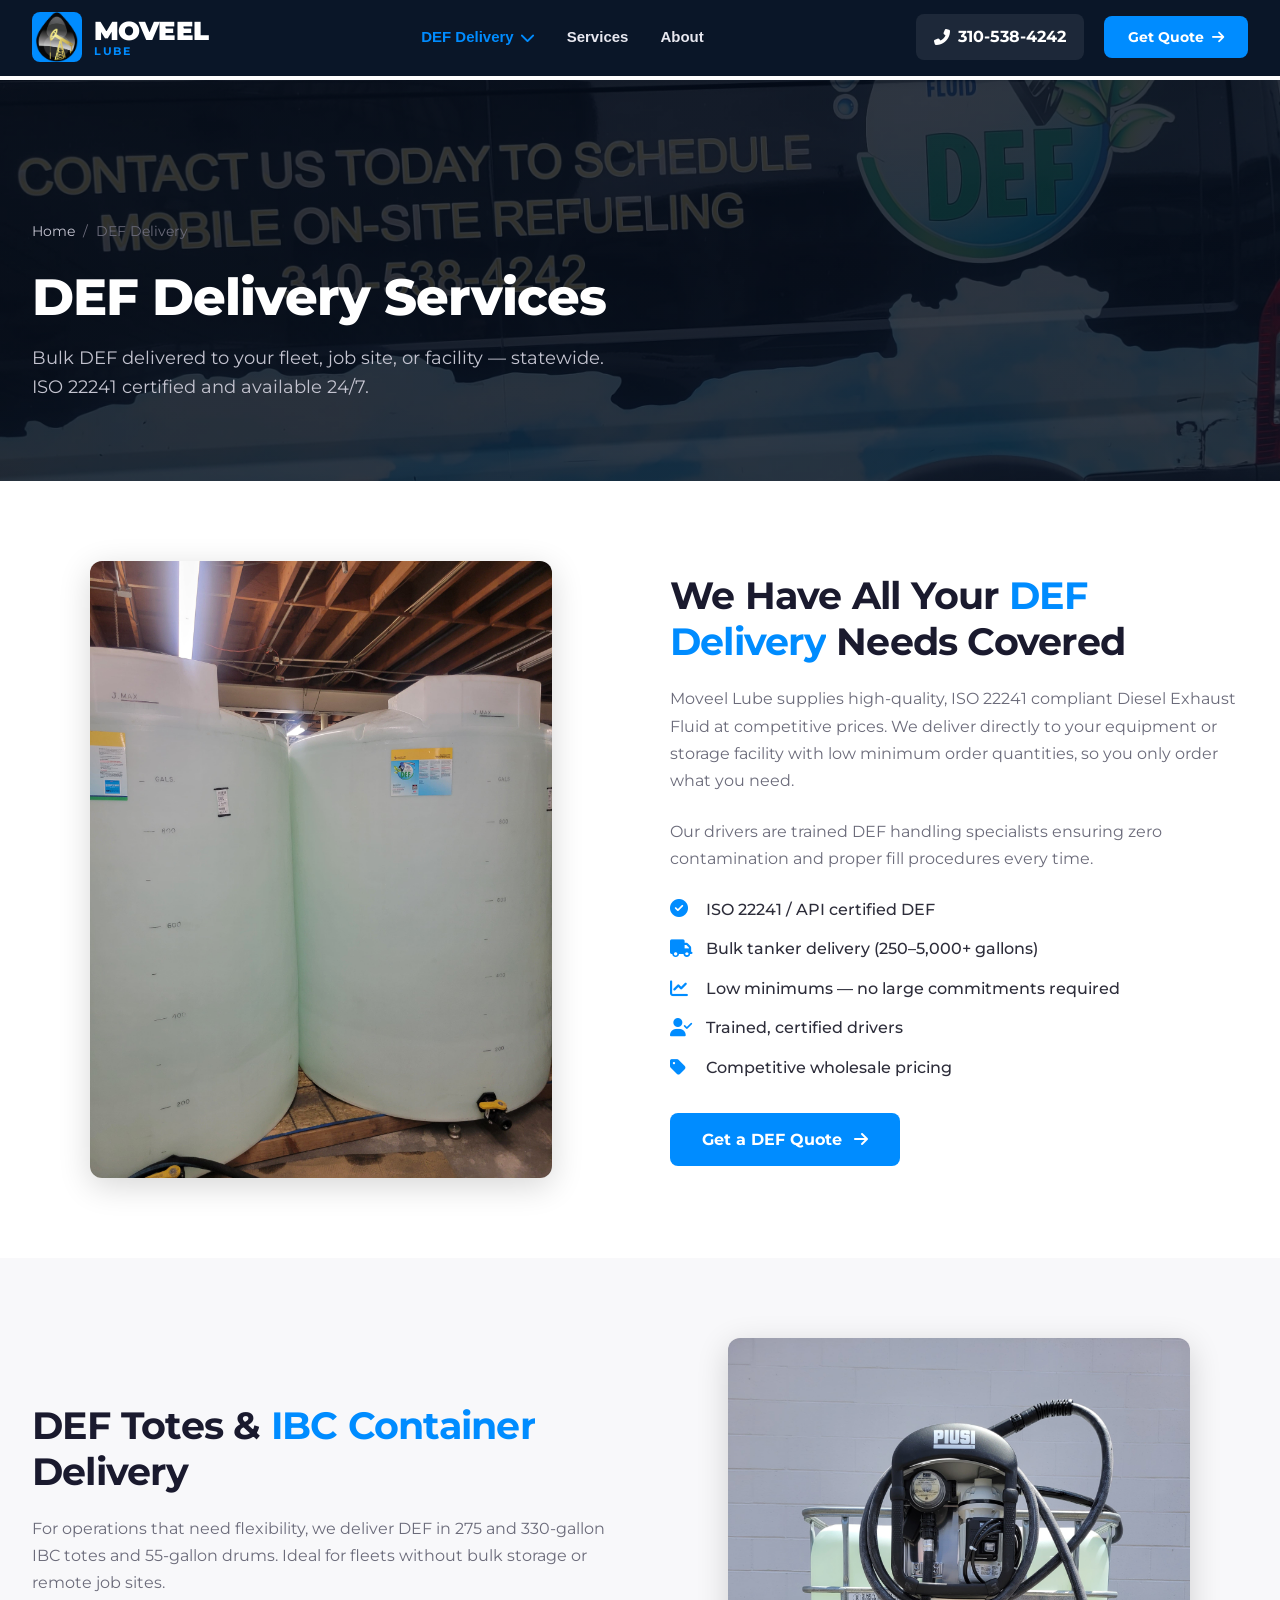
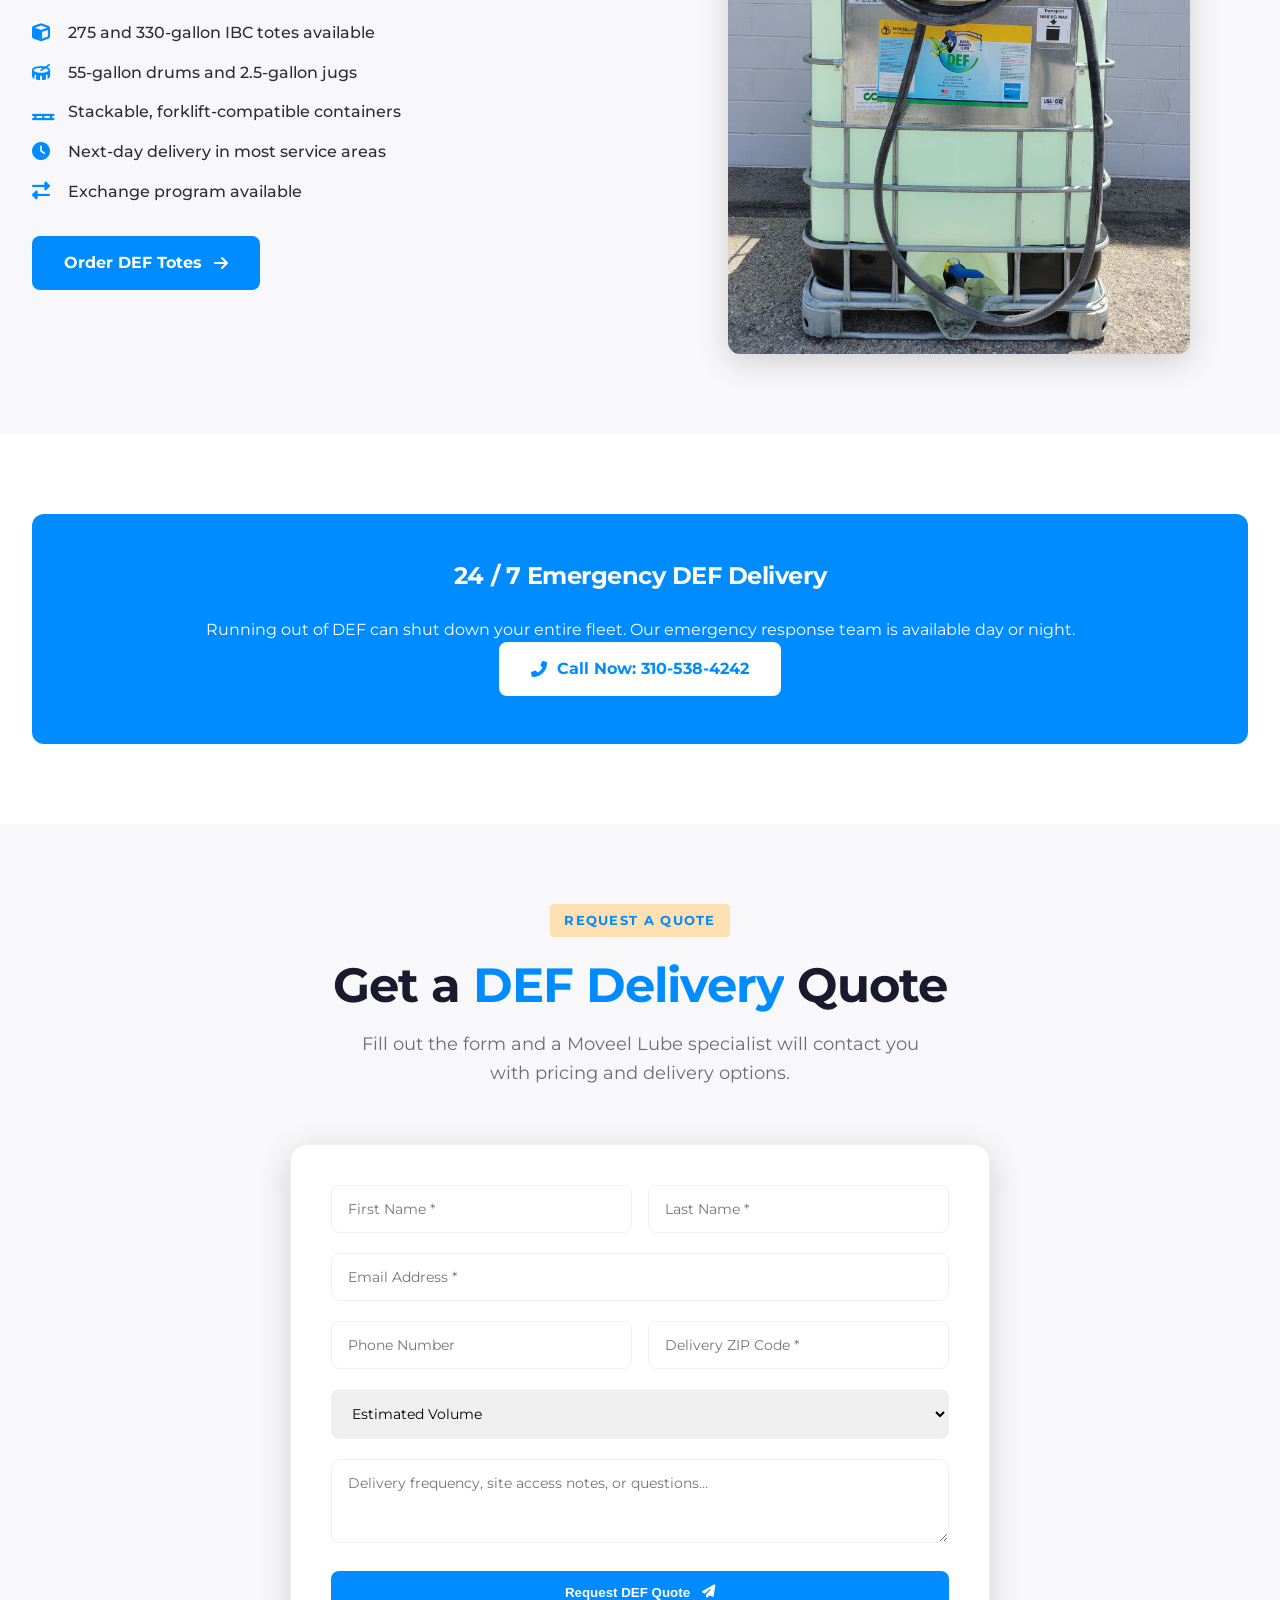
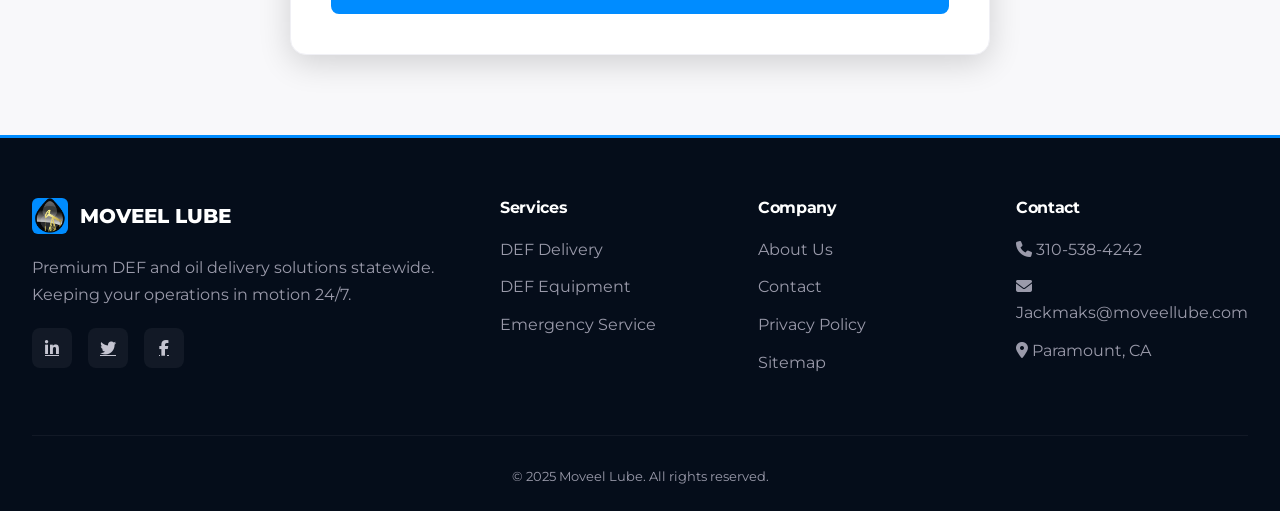
<file: def-delivery.html>
<!DOCTYPE html>
<html lang="en">

<head>
  <meta charset="UTF-8">
  <meta name="viewport"
    content="width=device-width, initial-scale=1.0, viewport-fit=cover, maximum-scale=1.0, user-scalable=yes">
  <title>Moveel Lube | Mobile Friendly DEF & Oil Delivery</title>
  <meta name="description"
    content="Statewide DEF fueling and bulk oil delivery. 24/7 emergency service. ISO certified.">
  <link rel="preconnect" href="https://fonts.googleapis.com">
  <link rel="preconnect" href="https://fonts.gstatic.com" crossorigin>
  <link
    href="https://fonts.googleapis.com/css2?family=Inter:opsz,wght@14..32,300;14..32,400;14..32,500;14..32,600;14..32,700;14..32,800&family=Montserrat:wght@400;500;600;700;800;900&display=swap"
    rel="stylesheet">
  <link rel="stylesheet" href="https://cdnjs.cloudflare.com/ajax/libs/font-awesome/6.4.0/css/all.min.css">
  <link rel="icon" type="image/jpeg" href="images/logo.jpg" />
  <link rel="stylesheet" href="style.css" />
</head>

<body>

  <!-- Header -->
  <header class="modern-header">
    <div class="header-container">
      <a href="index.html" class="modern-logo">
        <div class="logo-mark">
          <img src="images/logo2.png" alt="Moveel Lube Logo" style="width: 100%; height: 100%; object-fit: contain;" />
        </div>
        <div class="logo-text">
          <span class="logo-name">MOVEEL</span>
          <span class="logo-sub">LUBE</span>
        </div>
      </a>
      <nav class="modern-nav">
        <ul class="nav-list">
          <li class="nav-item dropdown-trigger">
            <a href="def-delivery.html">DEF Delivery <i class="fas fa-chevron-down"></i></a>
            <ul class="dropdown-menu">
              <li><a href="def-delivery.html">Bulk DEF Delivery</a></li>
              <li><a href="def-delivery.html#totes">DEF Totes & IBC</a></li>
              <li><a href="def-equipment.html">DEF Equipment</a></li>
              <li><a href="def-delivery.html#emergency">Emergency DEF</a></li>
            </ul>
          </li>
          <li class="nav-item"><a href="services.html">Services</a></li>
          <li class="nav-item"><a href="about.html">About</a></li>
        </ul>
      </nav>
      <div class="header-actions">
        <a href="tel:+13105384242" class="phone-btn"><i class="fas fa-phone-alt"></i><span>310-538-4242</span></a>
        <a href="contact.html" class="quote-btn">Get Quote <i class="fas fa-arrow-right"></i></a>
        <button class="mobile-menu-btn" aria-label="Menu"><span></span><span></span><span></span></button>
      </div>
    </div>
  </header>

  <!-- Page Hero -->
  <section class="page-hero-modern">
    <div class="page-hero-bg"></div> <!-- Add this line -->
    <div class="container">
      <div class="breadcrumb-modern">
        <a href="index.html">Home</a> <span>/</span> <span>DEF Delivery</span>
      </div>
      <h1>DEF Delivery Services</h1>
      <p>Bulk DEF delivered to your fleet, job site, or facility — statewide. ISO 22241 certified and available 24/7.
      </p>
    </div>
  </section>

  <!-- Main Content -->
  <section class="page-section-modern">
    <div class="container">
      <div class="page-split-modern">
        <div class="page-split-image">
          <img src="images/tots2.jpeg" alt="Bulk DEF tanker delivery"
            onerror="this.src='https://placehold.co/600x400/0A1628/FF6B00?text=DEF+Truck'" />
        </div>
        <div class="page-split-content">
          <h2>We Have All Your <span class="gradient-text">DEF Delivery</span> Needs Covered</h2>
          <p>Moveel Lube supplies high-quality, ISO 22241 compliant Diesel Exhaust Fluid at competitive prices. We
            deliver directly to your equipment or storage facility with low minimum order quantities, so you only order
            what you need.</p>
          <p>Our drivers are trained DEF handling specialists ensuring zero contamination and proper fill procedures
            every time.</p>
          <ul class="feature-list-modern">
            <li><i class="fas fa-check-circle"></i> ISO 22241 / API certified DEF</li>
            <li><i class="fas fa-truck"></i> Bulk tanker delivery (250–5,000+ gallons)</li>
            <li><i class="fas fa-chart-line"></i> Low minimums — no large commitments required</li>
            <li><i class="fas fa-user-check"></i> Trained, certified drivers</li>
            <li><i class="fas fa-tag"></i> Competitive wholesale pricing</li>
          </ul>
          <a href="contact.html" class="btn-primary">Get a DEF Quote <i class="fas fa-arrow-right"></i></a>
        </div>
      </div>
    </div>
  </section>

  <!-- Totes Section -->
  <section class="page-section-modern alt" id="totes">
    <div class="container">
      <div class="page-split-modern reverse">
        <div class="page-split-image">
          <img src="images/tots.jpeg" alt="DEF tote IBC container"
            onerror="this.src='https://placehold.co/600x400/0A1628/FF6B00?text=DEF+Totes'" />
        </div>
        <div class="page-split-content">
          <h2>DEF Totes &amp; <span class="gradient-text">IBC Container</span> Delivery</h2>
          <p>For operations that need flexibility, we deliver DEF in 275 and 330-gallon IBC totes and 55-gallon drums.
            Ideal for fleets without bulk storage or remote job sites.</p>
          <ul class="feature-list-modern">
            <li><i class="fas fa-cube"></i> 275 and 330-gallon IBC totes available</li>
            <li><i class="fas fa-drum"></i> 55-gallon drums and 2.5-gallon jugs</li>
            <li><i class="fas fa-pallet"></i> Stackable, forklift-compatible containers</li>
            <li><i class="fas fa-clock"></i> Next-day delivery in most service areas</li>
            <li><i class="fas fa-exchange-alt"></i> Exchange program available</li>
          </ul>
          <a href="contact.html" class="btn-primary">Order DEF Totes <i class="fas fa-arrow-right"></i></a>
        </div>
      </div>
    </div>
  </section>

  <!-- Emergency Section -->
  <section class="page-section-modern" id="emergency">
    <div class="container">
      <div class="emergency-cta">
        <h2>24 / 7 Emergency DEF Delivery</h2><br />
        <p>Running out of DEF can shut down your entire fleet. Our emergency response team is available day or night.
        </p>
        <a href="tel:+13105384242" class="btn-white"><i class="fas fa-phone-alt"></i> Call Now: 310-538-4242</a>
      </div>
    </div>
  </section>

  <!-- Quote Form Section -->
  <section class="page-section-modern alt">
    <div class="container">
      <div class="section-header center">
        <span class="section-tag">Request a Quote</span>
        <h2>Get a <span class="gradient-text">DEF Delivery</span> Quote</h2>
        <p>Fill out the form and a Moveel Lube specialist will contact you with pricing and delivery options.</p>
      </div>
      <div class="quote-form-modern" style="max-width: 700px; margin: 0 auto;">
        <form id="defQuoteForm" action="https://formspree.io/f/xqenwglk" method="POST">
          <input type="hidden" name="_subject" value="New DEF Quote Request - Moveel Lube" />
          <div class="form-row">
            <div class="form-group"><input type="text" name="first_name" placeholder="First Name *" required /></div>
            <div class="form-group"><input type="text" name="last_name" placeholder="Last Name *" required /></div>
          </div>
          <div class="form-group"><input type="email" name="email" placeholder="Email Address *" required /></div>
          <div class="form-row">
            <div class="form-group"><input type="tel" name="phone" placeholder="Phone Number" /></div>
            <div class="form-group"><input type="text" name="zip_code" placeholder="Delivery ZIP Code *" required /></div>
          </div>
          <div class="form-group">
            <select name="volume" required>
              <option value="">Estimated Volume</option>
              <option>Under 250 gal</option>
              <option>250–500 gal</option>
              <option>500–1,000 gal</option>
              <option>1,000–5,000 gal</option>
              <option>5,000+ gal</option>
            </select>
          </div>
          <div class="form-group"><textarea name="message" placeholder="Delivery frequency, site access notes, or questions…"
              rows="3"></textarea></div>
          <button type="submit" class="btn-primary full-width">Request DEF Quote <i
              class="fas fa-paper-plane"></i></button>
        </form>
      </div>
    </div>
  </section>

  <!-- Footer -->
  <footer class="modern-footer">
    <div class="container">
      <div class="footer-grid">
        <div class="footer-brand">
          <div class="footer-logo">
            <div class="logo-mark small">
              <img src="images/logo2.png" alt="Moveel Lube" style="width: 100%; height: 100%; object-fit: contain;" />
            </div>
            <span>MOVEEL LUBE</span>
          </div>
          <p>Premium DEF and oil delivery solutions statewide. Keeping your operations in motion 24/7.</p>
          <div class="social-links">
            <a href="#"><i class="fab fa-linkedin-in"></i></a>
            <a href="#"><i class="fab fa-twitter"></i></a>
            <a href="#"><i class="fab fa-facebook-f"></i></a>
          </div>
        </div>
        <div class="footer-links-group">
          <h4>Services</h4>
          <ul>
            <li><a href="def-delivery.html">DEF Delivery</a></li>
            <li><a href="def-equipment.html">DEF Equipment</a></li>
            <li><a href="services.html#emergency">Emergency Service</a></li>
          </ul>
        </div>
        <div class="footer-links-group">
          <h4>Company</h4>
          <ul>
            <li><a href="about.html">About Us</a></li>
            <li><a href="contact.html">Contact</a></li>
            <li><a href="#">Privacy Policy</a></li>
            <li><a href="#">Sitemap</a></li>
          </ul>
        </div>
        <div class="footer-links-group">
          <h4>Contact</h4>
          <ul>
            <li><i class="fas fa-phone"></i> <a href="tel:+13105384242">310-538-4242</a></li>
            <li><i class="fas fa-envelope"></i> Jackmaks@moveellube.com</li>
            <li><i class="fas fa-map-marker-alt"></i> Paramount, CA</li>
          </ul>
        </div>
      </div>
      <div class="footer-bottom">
        <p>&copy; 2025 Moveel Lube. All rights reserved.</p>
      </div>
    </div>
  </footer>

  <script src="main.js"></script>
</body>

</html>
</file>
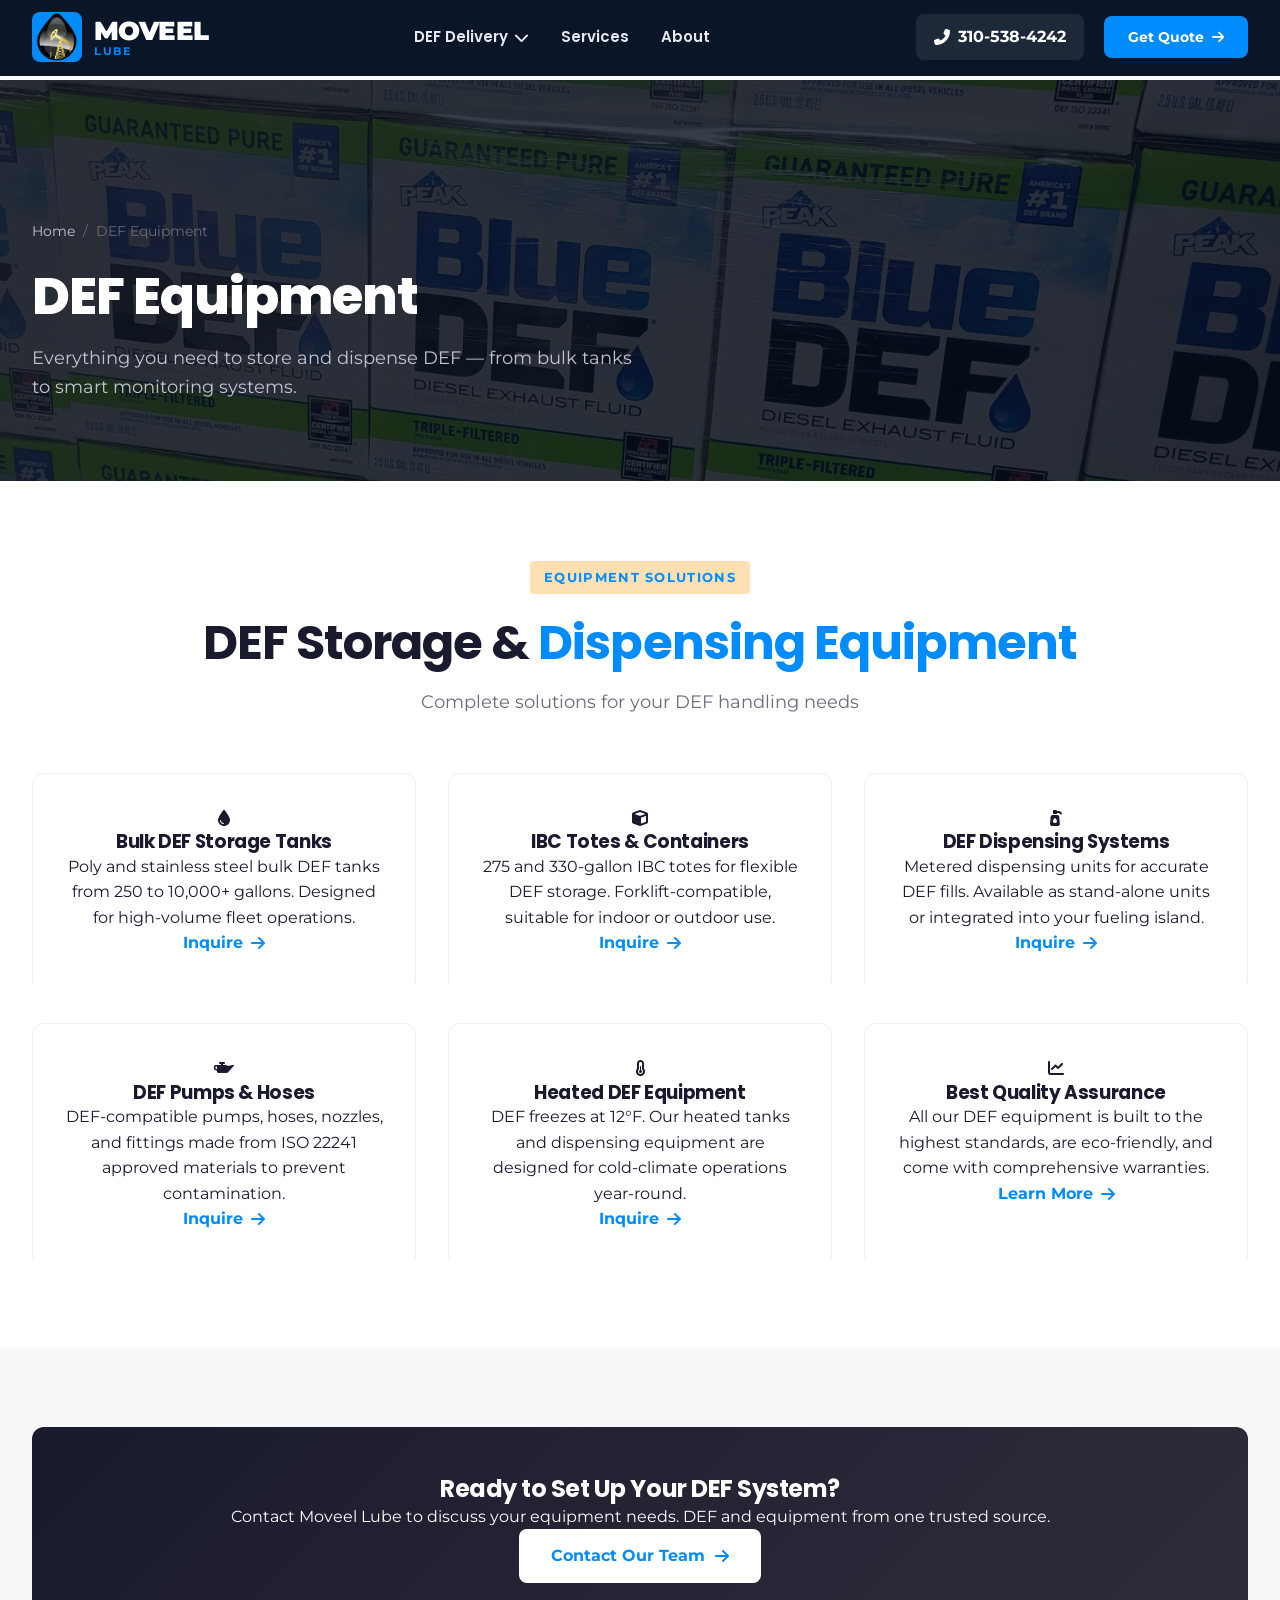
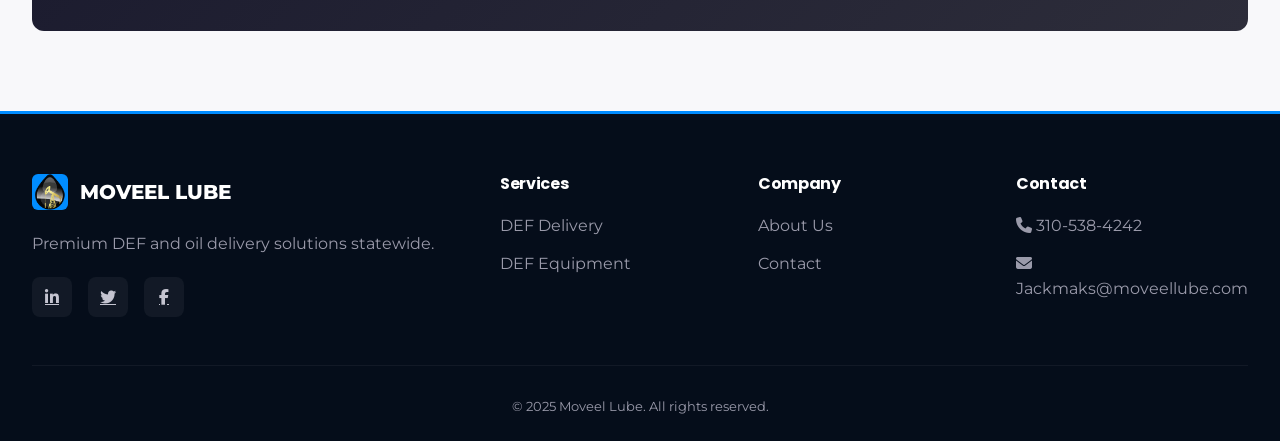
<file: def-equipment.html>
<!DOCTYPE html>
<html lang="en">

<head>
  <meta charset="UTF-8" />
  <meta name="viewport" content="width=device-width, initial-scale=1.0, viewport-fit=cover" />
  <title>DEF Equipment | Moveel Lube - Storage Tanks & Dispensing Systems</title>
  <meta name="description"
    content="DEF storage tanks, dispensing systems, IBC totes, and accessories from Moveel Lube. Complete equipment solutions for DEF handling." />
  <link rel="preconnect" href="https://fonts.googleapis.com" />
  <link rel="preconnect" href="https://fonts.gstatic.com" crossorigin />
  <link
    href="https://fonts.googleapis.com/css2?family=Inter:opsz,wght@14..32,300;14..32,400;14..32,500;14..32,600;14..32,700;14..32,800;14..32,900&family=Montserrat:wght@400;500;600;700;800;900&family=Poppins:wght@400;500;600;700;800&display=swap"
    rel="stylesheet" />
  <link rel="stylesheet" href="https://cdnjs.cloudflare.com/ajax/libs/font-awesome/6.4.0/css/all.min.css" />
  <link rel="icon" type="image/jpeg" href="images/logo.jpg" />
  <link rel="stylesheet" href="style.css" />
</head>

<body>

  <!-- Header -->
  <header class="modern-header">
    <div class="header-container">
      <a href="index.html" class="modern-logo">
        <div class="logo-mark"><img src="images/logo2.png" alt="Moveel Lube"
            style="width: 48px; height: 48px; object-fit: contain;" /></div>
        <div class="logo-text"><span class="logo-name">MOVEEL</span><span class="logo-sub">LUBE</span></div>
      </a>
      <nav class="modern-nav">
        <ul class="nav-list">
          <li class="nav-item dropdown-trigger"><a href="def-delivery.html">DEF Delivery <i
                class="fas fa-chevron-down"></i></a>
            <ul class="dropdown-menu">
              <li><a href="def-delivery.html">Bulk DEF Delivery</a></li>
              <li><a href="def-delivery.html#totes">DEF Totes & IBC</a></li>
              <li><a href="def-equipment.html">DEF Equipment</a></li>
              <li><a href="def-delivery.html#emergency">Emergency DEF</a></li>
            </ul>
          </li>
          <li class="nav-item"><a href="services.html">Services</a></li>
          <li class="nav-item"><a href="about.html">About</a></li>
        </ul>
      </nav>
      <div class="header-actions">
        <a href="tel:+13105384242" class="phone-btn"><i class="fas fa-phone-alt"></i><span>310-538-4242</span></a>
        <a href="contact.html" class="quote-btn">Get Quote <i class="fas fa-arrow-right"></i></a>
        <button class="mobile-menu-btn"><span></span><span></span><span></span></button>
      </div>
    </div>
  </header>

  <!-- Page Hero -->
  <section class="page-hero-modern">
    <div class="page-hero-bg equipment-bg"></div>
    <div class="container">
      <div class="breadcrumb-modern"><a href="index.html">Home</a> <span>/</span> <span>DEF Equipment</span></div>
      <h1>DEF Equipment</h1>
      <p>Everything you need to store and dispense DEF — from bulk tanks to smart monitoring systems.</p>
    </div>
  </section>

  <!-- Equipment Grid -->
  <section class="page-section-modern">
    <div class="container">
      <div class="section-header center">
        <span class="section-tag">Equipment Solutions</span>
        <h2>DEF Storage &amp; <span class="gradient-text">Dispensing Equipment</span></h2>
        <p>Complete solutions for your DEF handling needs</p>
      </div>
      <div class="services-grid-modern three-col">
        <div class="equipment-card-modern">
          <div class="equipment-icon-modern"><i class="fas fa-tint"></i></div>
          <h3>Bulk DEF Storage Tanks</h3>
          <p>Poly and stainless steel bulk DEF tanks from 250 to 10,000+ gallons. Designed for high-volume fleet
            operations.</p>
          <a href="contact.html" class="card-link">Inquire <i class="fas fa-arrow-right"></i></a>
        </div>
        <div class="equipment-card-modern">
          <div class="equipment-icon-modern"><i class="fas fa-cube"></i></div>
          <h3>IBC Totes & Containers</h3>
          <p>275 and 330-gallon IBC totes for flexible DEF storage. Forklift-compatible, suitable for indoor or outdoor
            use.</p>
          <a href="contact.html" class="card-link">Inquire <i class="fas fa-arrow-right"></i></a>
        </div>
        <div class="equipment-card-modern">
          <div class="equipment-icon-modern"><i class="fas fa-pump-soap"></i></div>
          <h3>DEF Dispensing Systems</h3>
          <p>Metered dispensing units for accurate DEF fills. Available as stand-alone units or integrated into your
            fueling island.</p>
          <a href="contact.html" class="card-link">Inquire <i class="fas fa-arrow-right"></i></a>
        </div>
        <div class="equipment-card-modern">
          <div class="equipment-icon-modern"><i class="fas fa-oil-can"></i></div>
          <h3>DEF Pumps & Hoses</h3>
          <p>DEF-compatible pumps, hoses, nozzles, and fittings made from ISO 22241 approved materials to prevent
            contamination.</p>
          <a href="contact.html" class="card-link">Inquire <i class="fas fa-arrow-right"></i></a>
        </div>
        <div class="equipment-card-modern">
          <div class="equipment-icon-modern"><i class="fas fa-thermometer-half"></i></div>
          <h3>Heated DEF Equipment</h3>
          <p>DEF freezes at 12°F. Our heated tanks and dispensing equipment are designed for cold-climate operations
            year-round.</p>
          <a href="contact.html" class="card-link">Inquire <i class="fas fa-arrow-right"></i></a>
        </div>
        <div class="equipment-card-modern">
          <div class="equipment-icon-modern"><i class="fas fa-chart-line"></i></div>
          <h3>Best Quality Assurance</h3>
          <p>All our DEF equipment is built to the highest standards, are eco-friendly, and come with comprehensive
            warranties.</p>
          <a href="services.html#monitoring" class="card-link">Learn More <i class="fas fa-arrow-right"></i></a>
        </div>
      </div>
    </div>
  </section>

  <!-- CTA Section -->
  <section class="page-section-modern alt">
    <div class="container">
      <div class="emergency-cta" style="background: linear-gradient(135deg, #1A1A2E 0%, #2D2D3A 100%);">
        <h2>Ready to Set Up Your DEF System?</h2>
        <p>Contact Moveel Lube to discuss your equipment needs. DEF and equipment from one trusted source.</p>
        <a href="contact.html" class="btn-white">Contact Our Team <i class="fas fa-arrow-right"></i></a>
      </div>
    </div>
  </section>

  <!-- Footer -->
  <footer class="modern-footer">
    <div class="container">
      <div class="footer-grid">
        <div class="footer-brand">
          <div class="footer-logo">
            <div class="logo-mark small"><img src="images/logo2.png" alt="Moveel Lube"
                style="width: 36px; height: 36px; object-fit: contain;" /></div><span>MOVEEL LUBE</span>
          </div>
          <p>Premium DEF and oil delivery solutions statewide.</p>
          <div class="social-links"><a href="#"><i class="fab fa-linkedin-in"></i></a><a href="#"><i
                class="fab fa-twitter"></i></a><a href="#"><i class="fab fa-facebook-f"></i></a></div>
        </div>
        <div class="footer-links-group">
          <h4>Services</h4>
          <ul>
            <li><a href="def-delivery.html">DEF Delivery</a></li>
            <li><a href="def-equipment.html">DEF Equipment</a></li>
          </ul>
        </div>
        <div class="footer-links-group">
          <h4>Company</h4>
          <ul>
            <li><a href="about.html">About Us</a></li>
            <li><a href="contact.html">Contact</a></li>
          </ul>
        </div>
        <div class="footer-links-group">
          <h4>Contact</h4>
          <ul>
            <li><i class="fas fa-phone"></i> <a href="tel:+13105384242">310-538-4242</a></li>
            <li><i class="fas fa-envelope"></i> Jackmaks@moveellube.com</li>
          </ul>
        </div>
      </div>
      <div class="footer-bottom">
        <p>&copy; 2025 Moveel Lube. All rights reserved.</p>
      </div>
    </div>
  </footer>

  <script src="main.js"></script>
</body>

</html>
</file>
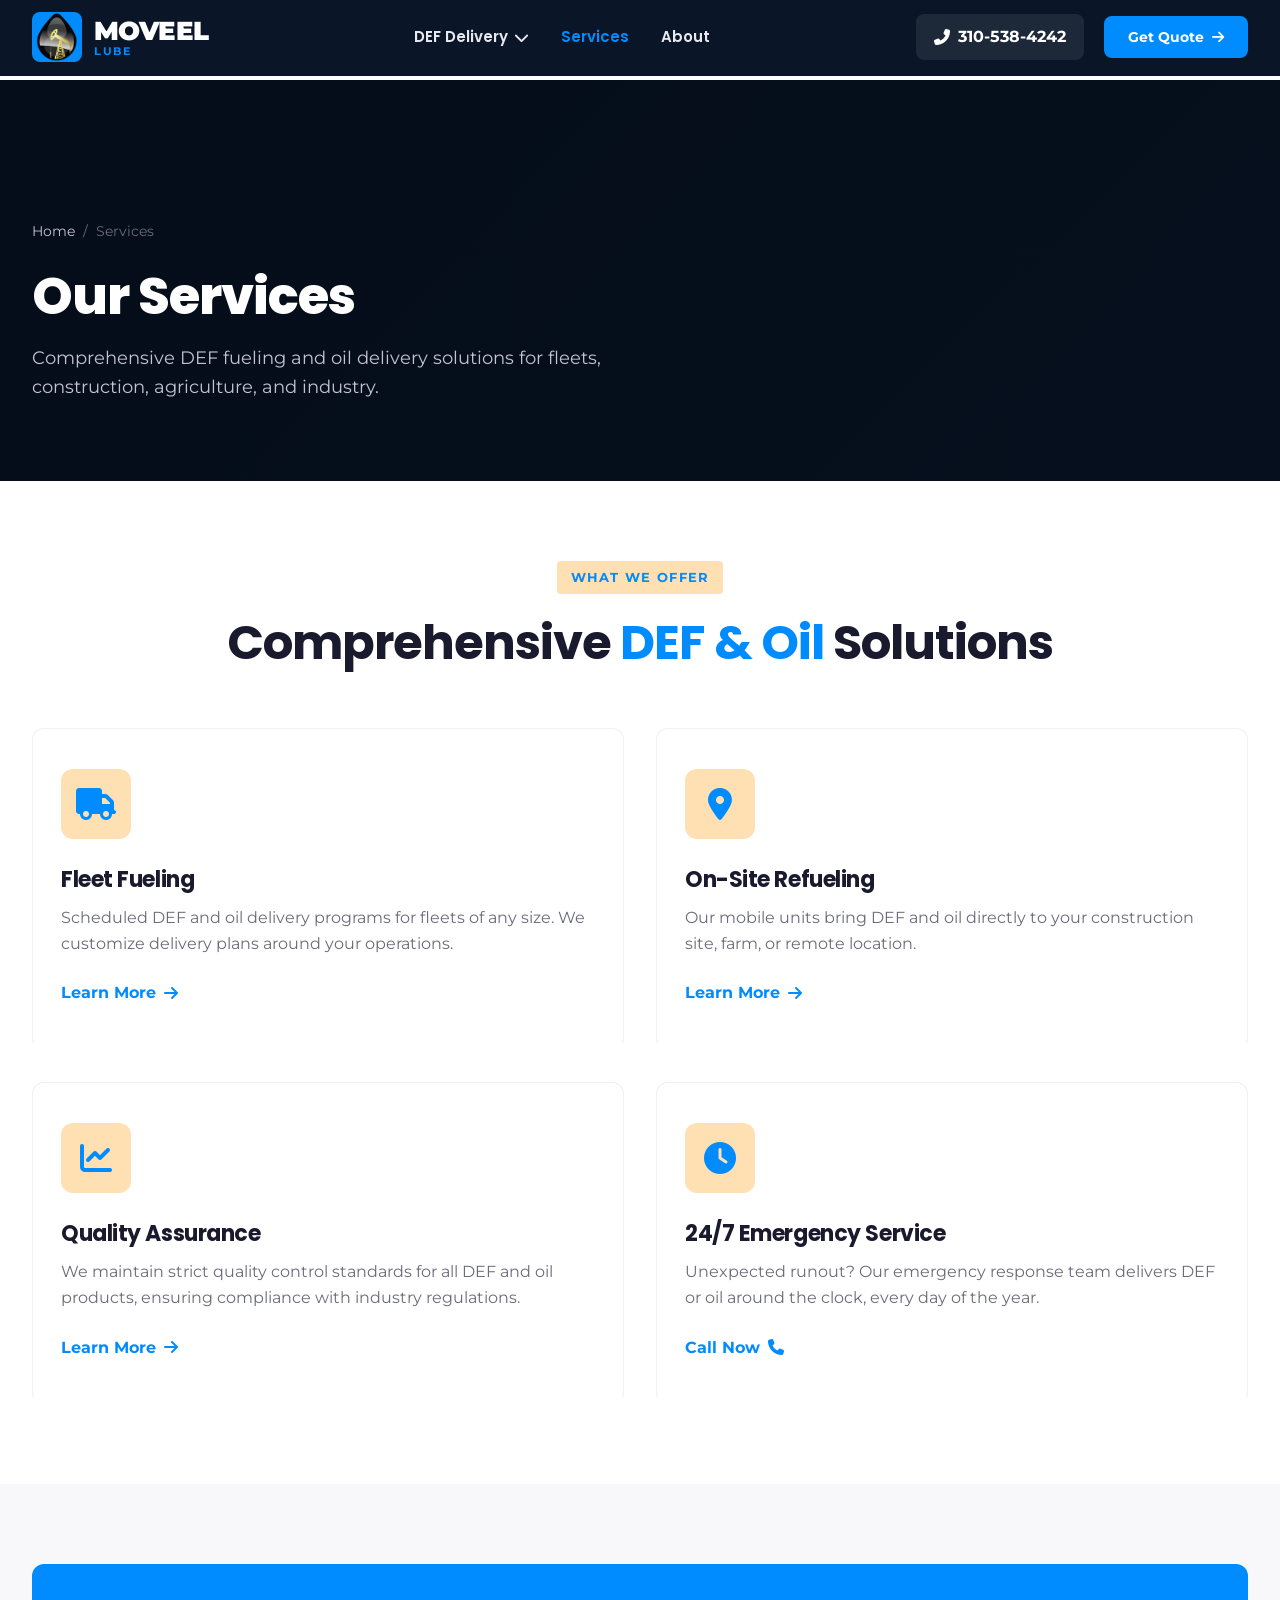
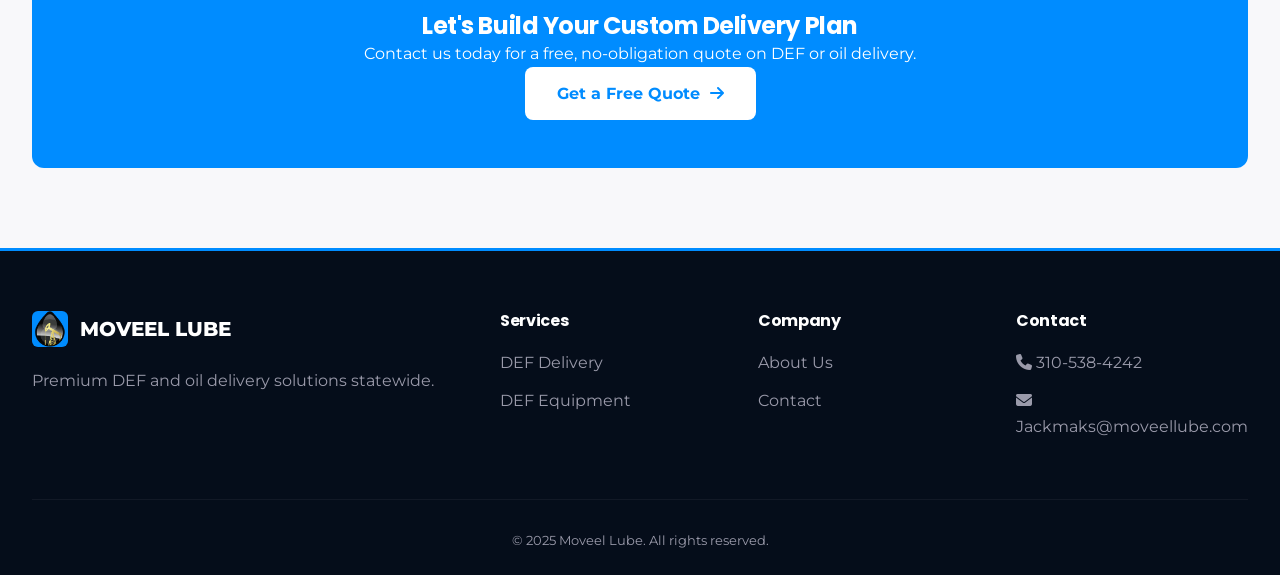
<file: services.html>
<!DOCTYPE html>
<html lang="en">

<head>
  <meta charset="UTF-8" />
  <meta name="viewport" content="width=device-width, initial-scale=1.0, viewport-fit=cover" />
  <title>Services | Moveel Lube - Fleet Fueling & DEF Solutions</title>
  <meta name="description"
    content="Fleet fueling, on-site refueling, tank monitoring, and 24/7 emergency DEF and oil delivery services statewide." />
  <link rel="preconnect" href="https://fonts.googleapis.com" />
  <link rel="preconnect" href="https://fonts.gstatic.com" crossorigin />
  <link
    href="https://fonts.googleapis.com/css2?family=Inter:opsz,wght@14..32,300;14..32,400;14..32,500;14..32,600;14..32,700;14..32,800;14..32,900&family=Montserrat:wght@400;500;600;700;800;900&family=Poppins:wght@400;500;600;700;800&display=swap"
    rel="stylesheet" />
  <link rel="stylesheet" href="https://cdnjs.cloudflare.com/ajax/libs/font-awesome/6.4.0/css/all.min.css" />
  <link rel="icon" type="image/jpeg" href="images/logo.jpg" />
  <link rel="stylesheet" href="style.css" />
</head>

<body>

  <!-- Header -->
  <header class="modern-header">
    <div class="header-container">
      <a href="index.html" class="modern-logo">
        <div class="logo-mark"><img src="images/logo2.png" alt="Moveel Lube"
            style="width: 48px; height: 48px; object-fit: contain;" /></div>
        <div class="logo-text"><span class="logo-name">MOVEEL</span><span class="logo-sub">LUBE</span></div>
      </a>
      <nav class="modern-nav">
        <ul class="nav-list">
          <li class="nav-item dropdown-trigger"><a href="def-delivery.html">DEF Delivery <i
                class="fas fa-chevron-down"></i></a>
            <ul class="dropdown-menu">
              <li><a href="def-delivery.html">Bulk DEF Delivery</a></li>
              <li><a href="def-delivery.html#totes">DEF Totes & IBC</a></li>
              <li><a href="def-equipment.html">DEF Equipment</a></li>
              <li><a href="def-delivery.html#emergency">Emergency DEF</a></li>
            </ul>
          </li>
          <li class="nav-item"><a href="services.html">Services</a></li>
          <li class="nav-item"><a href="about.html">About</a></li>
        </ul>
      </nav>
      <div class="header-actions">
        <a href="tel:+13105384242" class="phone-btn"><i class="fas fa-phone-alt"></i><span>310-538-4242</span></a>
        <a href="contact.html" class="quote-btn">Get Quote <i class="fas fa-arrow-right"></i></a>
        <button class="mobile-menu-btn"><span></span><span></span><span></span></button>
      </div>
    </div>
  </header>

  <!-- Page Hero -->
  <section class="page-hero-modern">
    <div class="container">
      <div class="breadcrumb-modern"><a href="index.html">Home</a> <span>/</span> <span>Services</span></div>
      <h1>Our Services</h1>
      <p>Comprehensive DEF fueling and oil delivery solutions for fleets, construction, agriculture, and industry.</p>
    </div>
  </section>

  <!-- Services Grid -->
  <section class="page-section-modern">
    <div class="container">
      <div class="section-header center">
        <span class="section-tag">What We Offer</span>
        <h2>Comprehensive <span class="gradient-text">DEF &amp; Oil</span> Solutions</h2>
      </div>
      <div class="services-grid-modern two-col">
        <div class="service-card-modern" id="fleet">
          <div class="card-icon"><i class="fas fa-truck"></i></div>
          <h3>Fleet Fueling</h3>
          <p>Scheduled DEF and oil delivery programs for fleets of any size. We customize delivery plans around your
            operations.</p>
          <a href="contact.html" class="card-link">Learn More <i class="fas fa-arrow-right"></i></a>
        </div>
        <div class="service-card-modern" id="onsite">
          <div class="card-icon"><i class="fas fa-map-marker-alt"></i></div>
          <h3>On-Site Refueling</h3>
          <p>Our mobile units bring DEF and oil directly to your construction site, farm, or remote location.</p>
          <a href="contact.html" class="card-link">Learn More <i class="fas fa-arrow-right"></i></a>
        </div>
        <div class="service-card-modern" id="monitoring">
          <div class="card-icon"><i class="fas fa-chart-line"></i></div>
          <h3>Quality Assurance</h3>
          <p>We maintain strict quality control standards for all DEF and oil products, ensuring compliance with industry regulations.</p>
          <a href="contact.html" class="card-link">Learn More <i class="fas fa-arrow-right"></i></a>
        </div>
        <div class="service-card-modern" id="emergency">
          <div class="card-icon"><i class="fas fa-clock"></i></div>
          <h3>24/7 Emergency Service</h3>
          <p>Unexpected runout? Our emergency response team delivers DEF or oil around the clock, every day of the year.
          </p>
          <a href="tel:+13105384242" class="card-link">Call Now <i class="fas fa-phone"></i></a>
        </div>
      </div>
    </div>
  </section>

  <!-- CTA -->
  <section class="page-section-modern alt">
    <div class="container">
      <div class="emergency-cta">
        <h2>Let's Build Your Custom Delivery Plan</h2>
        <p>Contact us today for a free, no-obligation quote on DEF or oil delivery.</p>
        <a href="contact.html" class="btn-white">Get a Free Quote <i class="fas fa-arrow-right"></i></a>
      </div>
    </div>
  </section>

  <!-- Footer -->
  <footer class="modern-footer">
    <div class="container">
      <div class="footer-grid">
        <div class="footer-brand">
          <div class="footer-logo">
            <div class="logo-mark small"><img src="images/logo2.png" alt="Moveel Lube"
                style="width: 36px; height: 36px; object-fit: contain;" /></div><span>MOVEEL LUBE</span>
          </div>
          <p>Premium DEF and oil delivery solutions statewide.</p>
        </div>
        <div class="footer-links-group">
          <h4>Services</h4>
          <ul>
            <li><a href="def-delivery.html">DEF Delivery</a></li>
            <li><a href="def-equipment.html">DEF Equipment</a></li>
          </ul>
        </div>
        <div class="footer-links-group">
          <h4>Company</h4>
          <ul>
            <li><a href="about.html">About Us</a></li>
            <li><a href="contact.html">Contact</a></li>
          </ul>
        </div>
        <div class="footer-links-group">
          <h4>Contact</h4>
          <ul>
            <li><i class="fas fa-phone"></i> <a href="tel:+13105384242">310-538-4242</a></li>
            <li><i class="fas fa-envelope"></i> Jackmaks@moveellube.com</li>
          </ul>
        </div>
      </div>
      <div class="footer-bottom">
        <p>&copy; 2025 Moveel Lube. All rights reserved.</p>
      </div>
    </div>
  </footer>

  <script src="main.js"></script>
</body>

</html>
</file>
<file: style.css>
/* ============================================
   THEME A: HEAVY HAUL - OIL TRANSPORT COMPANY
   Bold industrial design with navy + orange
   ============================================ */

:root {
  --primary: #008cff;
  --primary-dark: #008cff;
  --primary-light: #FFE0B2;
  --navy: #0A1628;
  --navy-dark: #050D1A;
  --navy-light: #0F1E3A;
  --gray-800: #1A1A2E;
  --gray-700: #2D2D3A;
  --gray-600: #6B6B7A;
  --gray-500: #9A9AAA;
  --gray-400: #C4C4D0;
  --gray-300: #E8E8F0;
  --gray-200: #F0F0F5;
  --gray-100: #F8F8FA;
  --white: #FFFFFF;
  --gradient: linear-gradient(135deg, #008cff 0%, #008cff 100%);
  --gradient-dark: linear-gradient(135deg, #0A1628 0%, #0F1E3A 100%);
  --shadow-sm: 0 2px 8px rgba(0, 0, 0, 0.08);
  --shadow-md: 0 4px 16px rgba(0, 0, 0, 0.12);
  --shadow-lg: 0 8px 32px rgba(0, 0, 0, 0.16);
  --shadow-xl: 0 16px 48px rgba(0, 0, 0, 0.2);
}

* {
  margin: 0;
  padding: 0;
  box-sizing: border-box;
}

html {
  scroll-behavior: smooth;
}

body {
  font-family: 'Montserrat', 'Inter', -apple-system, BlinkMacSystemFont, 'Segoe UI', sans-serif;
  background-color: var(--white);
  color: var(--gray-800);
  line-height: 1.6;
  overflow-x: hidden;
}

.container {
  max-width: 1280px;
  margin: 0 auto;
  padding: 0 32px;
}

/* Typography */
.gradient-text {
  background: var(--gradient);
  -webkit-background-clip: text;
  background-clip: text;
  color: transparent;
}

.slogan {
  font-style: italic;
  font-size: 14px;
  color: var(--primary);
  font-weight: 600;
  letter-spacing: 0.1em;
  text-transform: uppercase;
}

h1, h2, h3, h4, h5, h6 {
  font-family: 'Poppins', 'Montserrat', sans-serif;
  font-weight: 700;
  line-height: 1.2;
  letter-spacing: -0.02em;
}
.section-header {
  text-align: center;
  margin-bottom: 56px;
}

.section-header.center {
  text-align: center;
}

.section-tag {
  display: inline-block;
  font-size: 13px;
  font-weight: 700;
  text-transform: uppercase;
  letter-spacing: 0.1em;
  color: var(--primary);
  background: var(--primary-light);
  padding: 6px 14px;
  border-radius: 4px;
  margin-bottom: 20px;
}

.section-header h2 {
  font-size: clamp(32px, 4vw, 48px);
  margin-bottom: 16px;
}

.section-header p {
  font-size: 18px;
  color: var(--gray-600);
  max-width: 600px;
  margin: 0 auto;
}

/* ============================================
   MODERN HEADER - BOLD INDUSTRIAL
   ============================================ */
.modern-header {
  position: fixed;
  top: 0;
  left: 0;
  width: 100%;
  z-index: 1000;
  background: var(--navy);
  border-bottom: 2px solid var(--navy);
  transition: all 0.3s ease;
}

.modern-header.scrolled {
  background: rgba(10, 22, 40, 0.92);
  box-shadow: var(--shadow-lg);
}

.header-container {
  max-width: 1400px;
  margin: 0 auto;
  padding: 12px 32px;
  display: flex;
  align-items: center;
  justify-content: space-between;
}

.modern-logo {
  display: flex;
  align-items: center;
  gap: 12px;
  text-decoration: none;
}

.logo-mark {
  width: 50px;
  height: 50px;
  background: var(--primary);
  border-radius: 8px;
  display: flex;
  align-items: center;
  justify-content: center;
  overflow: hidden;
}

.logo-mark img {
  width: 100%;
  height: 100%;
  object-fit: contain;
}

.logo-text {
  display: flex;
  flex-direction: column;
  line-height: 1.1;
}

.logo-name {
  font-size: 26px;
  font-weight: 900;
  color: var(--white);
  letter-spacing: -0.02em;
}

.logo-sub {
  font-size: 11px;
  font-weight: 700;
  color: var(--primary);
  letter-spacing: 0.15em;
  text-transform: uppercase;
}

.modern-nav .nav-list {
  display: flex;
  gap: 32px;
  list-style: none;
}

.nav-item {
  position: relative;
}

.nav-item > a {
  font-family: 'Poppins', sans-serif;
  text-decoration: none;
  font-weight: 600;
  color: var(--gray-300);
  transition: color 0.2s;
  font-size: 15px;
  display: flex;
  align-items: center;
  gap: 6px;
}

.nav-item>a:hover {
  color: var(--primary);
}

.dropdown-trigger .dropdown-menu {
  position: absolute;
  top: 100%;
  left: 0;
  background: var(--navy-light);
  min-width: 220px;
  padding: 12px 0;
  border-radius: 8px;
  opacity: 0;
  visibility: hidden;
  transform: translateY(-10px);
  transition: all 0.2s;
  list-style: none;
  box-shadow: var(--shadow-lg);
  border-left: 3px solid var(--primary);
}

.dropdown-trigger:hover .dropdown-menu {
  opacity: 1;
  visibility: visible;
  transform: translateY(0);
}

.dropdown-menu li a {
  display: block;
  padding: 10px 20px;
  color: var(--gray-400);
  text-decoration: none;
  font-size: 14px;
  font-weight: 500;
  transition: all 0.2s;
}

.dropdown-menu li a:hover {
  background: rgba(255, 107, 0, 0.1);
  color: var(--primary);
  padding-left: 28px;
}

.header-actions {
  display: flex;
  align-items: center;
  gap: 20px;
}

.phone-btn {
  display: flex;
  align-items: center;
  gap: 8px;
  text-decoration: none;
  color: var(--white);
  font-weight: 700;
  font-size: 16px;
  padding: 10px 18px;
  background: rgba(255, 255, 255, 0.08);
  border-radius: 8px;
  transition: all 0.2s;
}

.phone-btn:hover {
  background: var(--primary);
  color: var(--white);
}

.quote-btn {
  background: var(--gradient);
  color: var(--white);
  text-decoration: none;
  padding: 10px 24px;
  border-radius: 8px;
  font-weight: 700;
  font-size: 14px;
  transition: all 0.2s;
  display: flex;
  align-items: center;
  gap: 8px;
}

.quote-btn:hover {
  transform: translateY(-2px);
  box-shadow: var(--shadow-md);
}

.mobile-menu-btn {
  display: none;
  background: none;
  border: none;
  cursor: pointer;
  flex-direction: column;
  gap: 5px;
  padding: 8px;
}

.mobile-menu-btn span {
  width: 24px;
  height: 2px;
  background: var(--white);
  border-radius: 2px;
  transition: all 0.3s;
}

/* ============================================
   HERO SECTION - MATCHING FEATURE PARALLAX STYLE
   ============================================ */
.hero-modern {
  position: relative;
  background: var(--navy-dark);
  min-height: 100vh;
  display: flex;
  align-items: center;
  overflow: hidden;
  padding: 120px 0 80px;
}

/* Hero Parallax Background - MATCHES .parallax-bg EXACTLY */
.hero-parallax-bg {
  position: absolute;
  top: 0;
  left: 0;
  width: 100%;
  height: 100%;
  background-image: url('images/trucker.jpg');
  background-size: cover;
  background-attachment: fixed;
  opacity: 0.2;
  pointer-events: none;
}

/* Remove the dark overlay since we're using navy-dark background */
.hero-modern::before {
  display: none;
}

.hero-bg-gradient {
  position: absolute;
  top: 0;
  left: 0;
  width: 100%;
  height: 100%;
  background: radial-gradient(circle at 30% 50%, rgba(255, 0, 0, 0.08) 0%, transparent 60%);
  pointer-events: none;
}

.hero-particles {
  position: absolute;
  top: 0;
  left: 0;
  width: 100%;
  height: 100%;
  background-image:
    radial-gradient(circle at 20% 40%, rgba(255, 0, 0, 0.05) 1px, transparent 1px),
    radial-gradient(circle at 80% 60%, rgba(255, 0, 0, 0.03) 1px, transparent 1px);
  background-size: 40px 40px, 60px 60px;
  pointer-events: none;
}

.hero-container {
  max-width: 1400px;
  margin: 0 auto;
  padding: 0 32px;
  display: grid;
  grid-template-columns: 1fr 1fr;
  gap: 60px;
  align-items: center;
  position: relative;
  z-index: 2;
}

/* Hero Badge - matching feature badge style */
.hero-badge {
  display: inline-flex;
  align-items: center;
  gap: 10px;
  background: rgba(255, 255, 255, 0.05);
  backdrop-filter: blur(10px);
  padding: 8px 18px;
  border-radius: 40px;
  margin-bottom: 32px;
  border: 1px solid rgba(255, 255, 255, 0.1);
}

.badge-pulse {
  width: 10px;
  height: 10px;
  background: var(--primary);
  border-radius: 50%;
  animation: pulse 2s infinite;
}

@keyframes pulse {

  0%,
  100% {
    opacity: 1;
    transform: scale(1);
  }

  50% {
    opacity: 0.5;
    transform: scale(1.2);
  }
}

.hero-badge span {
  font-size: 13px;
  font-weight: 600;
  color: var(--gray-300);
}

/* Professional Hero Title Styles */
.hero-title {
  font-size: clamp(42px, 5vw, 68px);
  font-weight: 800;
  margin-bottom: 24px;
  line-height: 1.2;
}

.moveel-red {
  color: var(--primary);
  font-weight: 900;
  letter-spacing: -0.02em;
}

.lube-white {
  color: var(--white);
  font-weight: 700;
  letter-spacing: -0.02em;
}

.hero-divider {
  color: var(--primary);
  font-weight: 300;
  margin: 0 12px;
  font-size: 0.8em;
}

.hero-tagline {
  color: var(--gray-300);
  font-weight: 500;
  font-size: 0.6em;
  letter-spacing: 1px;
  display: inline-block;
}

.hero-desc {
  font-size: 18px;
  color: var(--gray-400);
  max-width: 500px;
  margin-bottom: 40px;
  line-height: 1.6;
}

.hero-buttons {
  display: flex;
  gap: 20px;
  margin-bottom: 56px;
}

.btn-primary {
  display: inline-flex;
  align-items: center;
  gap: 12px;
  background: var(--gradient);
  color: var(--white);
  text-decoration: none;
  padding: 14px 32px;
  border-radius: 8px;
  font-weight: 700;
  transition: all 0.2s;
  border: none;
  cursor: pointer;
}

.btn-primary:hover {
  transform: translateY(-2px);
  box-shadow: var(--shadow-md);
}

.btn-outline {
  display: inline-flex;
  align-items: center;
  gap: 8px;
  background: transparent;
  color: var(--white);
  text-decoration: none;
  padding: 12px 28px;
  border-radius: 8px;
  font-weight: 600;
  border: 2px solid rgba(255, 0, 0, 0.5);
  transition: all 0.2s;
}

.btn-outline-light {
  display: inline-flex;
  align-items: center;
  gap: 8px;
  background: transparent;
  color: var(--white);
  text-decoration: none;
  padding: 10px 24px;
  border-radius: 8px;
  font-weight: 600;
  border: 2px solid rgba(255, 255, 255, 0.2);
  transition: all 0.2s;
}

.btn-outline-light:hover {
  background: rgba(255, 107, 0, 0.2);
  border-color: var(--primary);
}

.btn-outline:hover {
  background: rgba(255, 0, 0, 0.1);
  border-color: var(--primary);
}

.hero-stats {
  display: flex;
  gap: 32px;
  align-items: center;
}

.stat-item {
  display: flex;
  flex-direction: column;
}

.stat-number {
  font-size: 28px;
  font-weight: 800;
  color: var(--white);
}

.stat-label {
  font-size: 13px;
  color: var(--gray-500);
  font-weight: 500;
}

.stat-divider {
  width: 2px;
  height: 40px;
  background: rgba(255, 0, 0, 0.3);
}

.hero-visual {
  position: relative;
  height: 450px;
}

/* Floating Cards - Glassy Style (UPDATED - No left border) */
.floating-card {
  position: absolute;
  background: rgba(255, 255, 255, 0.05);
  backdrop-filter: blur(10px);
  border-radius: 12px;
  padding: 16px 24px;
  display: flex;
  align-items: center;
  gap: 12px;
  /* REMOVED: border-left: 4px solid var(--primary); */
  box-shadow: var(--shadow-lg);
  animation: float 4s ease-in-out infinite;
  transition: all 0.3s ease;
}

.floating-card:hover {
  transform: translateY(-5px) scale(1.02);
  background: rgba(255, 255, 255, 0.08);
}

.floating-card i {
  font-size: 24px;
  color: var(--primary);
}

.floating-card span {
  color: var(--white);
  font-weight: 600;
  font-size: 14px;
}

/* Floating Logo Card - MODERN PILL SHAPE */
.floating-logo {
  background: rgba(255, 255, 255, 0.08);
  padding: 12px 28px;
  border-radius: 60px;
  /* Pill shape */
  gap: 14px;
}

.floating-logo-img {
  width: 50px;
  height: 50px;
  object-fit: contain;
  border-radius: 50%;
}

.floating-logo span {
  font-size: 20px;
  font-weight: 800;
  color: var(--white);
  letter-spacing: 1px;
}

/* Card Positions */
.card-logo {
  top: 5%;
  left: 45%;
  animation-delay: 0s;
}

.card-1 {
  top: 25%;
  left: -5%;
  animation-delay: 0.3s;
}

.card-2 {
  top: 55%;
  right: -5%;
  animation-delay: 0.6s;
}

.card-3 {
  bottom: 15%;
  left: 10%;
  animation-delay: 0.9s;
}

@keyframes float {

  0%,
  100% {
    transform: translateY(0);
  }

  50% {
    transform: translateY(-12px);
  }
}

.hero-wave {
  position: absolute;
  bottom: -1px;
  left: 0;
  width: 100%;
  z-index: 2;
}

.hero-wave svg {
  width: 100%;
  height: auto;
  fill: var(--primary);
}

/* Mobile adjustments */
@media (max-width: 1024px) {
  .hero-visual {
    display: none;
  }

  .hero-title {
    font-size: 38px;
  }

  .hero-divider {
    display: block;
    margin: 8px 0;
  }

  .hero-tagline {
    display: block;
    margin-top: 8px;
    font-size: 18px;
  }
}

@media (max-width: 768px) {
  .hero-parallax-bg {
    background-attachment: scroll;
  }

  .hero-title {
    font-size: 32px;
  }

  .hero-tagline {
    font-size: 16px;
  }
}

/* ============================================
   SERVICES SECTION
   ============================================ */
.services-modern {
  padding: 80px 0;
  background: var(--white);
}

.services-grid-modern {
  display: grid;
  grid-template-columns: repeat(auto-fit, minmax(280px, 1fr));
  gap: 32px;
}

.service-card-modern {
  background: var(--white);
  border: 1px solid var(--gray-200);
  border-radius: 12px;
  padding: 40px 28px;
  transition: all 0.3s;
  border-bottom: 4px solid transparent;
}

.service-card-modern:hover {
  transform: translateY(-8px);
  border-bottom-color: var(--primary);
  box-shadow: var(--shadow-lg);
}

.card-icon {
  width: 70px;
  height: 70px;
  background: var(--primary-light);
  border-radius: 12px;
  display: flex;
  align-items: center;
  justify-content: center;
  margin-bottom: 28px;
}

.card-icon i {
  font-size: 32px;
  color: var(--primary);
}

.service-card-modern h3 {
  font-size: 22px;
  margin-bottom: 12px;
  color: var(--gray-800);
}

.service-card-modern p {
  color: var(--gray-600);
  margin-bottom: 24px;
  line-height: 1.6;
}

.card-link {
  color: var(--primary);
  text-decoration: none;
  font-weight: 700;
  display: inline-flex;
  align-items: center;
  gap: 8px;
  transition: gap 0.2s;
}

.card-link:hover {
  gap: 12px;
}

/* ============================================
   FEATURE PARALLAX
   ============================================ */
.feature-parallax {
  position: relative;
  background: var(--navy-dark);
  padding: 100px 0;
  overflow: hidden;
}

.parallax-bg {
  position: absolute;
  top: 0;
  left: 0;
  width: 100%;
  height: 100%;
  background-image: url('images/trucker.jpg');
  background-size: cover;
  background-attachment: fixed;
  opacity: 0.2;
  pointer-events: none;
}

.feature-content {
  position: relative;
  z-index: 2;
  display: grid;
  grid-template-columns: 1fr 0.8fr;
  gap: 60px;
  align-items: center;
}

.feature-badge {
  display: inline-block;
  color: var(--primary);
  font-size: 13px;
  font-weight: 700;
  text-transform: uppercase;
  letter-spacing: 0.1em;
  margin-bottom: 20px;
}

.feature-text h2 {
  font-size: clamp(28px, 3.5vw, 40px);
  color: var(--white);
  margin-bottom: 24px;
}

.feature-text p {
  color: var(--gray-400);
  margin-bottom: 32px;
  line-height: 1.7;
}

.feature-list-modern {
  list-style: none;
  margin-bottom: 40px;
}

.feature-list-modern li {
  display: flex;
  align-items: center;
  gap: 12px;
  margin-bottom: 16px;
  color: var(--gray-300);
  font-weight: 500;
}

.feature-list-modern li i {
  color: var(--primary);
  font-size: 18px;
}

.feature-stats {
  display: flex;
  flex-direction: column;
  gap: 24px;
}

.stat-card-modern {
  background: rgba(255, 255, 255, 0.05);
  backdrop-filter: blur(10px);
  border-radius: 12px;
  padding: 28px;
  text-align: center;
  border-left: 4px solid var(--primary);
}

.stat-number-large {
  font-size: 42px;
  font-weight: 800;
  color: var(--primary);
  margin-bottom: 8px;
}

.stat-card-modern .stat-label {
  color: var(--gray-400);
  font-size: 14px;
  font-weight: 500;
}

/* ============================================
   SPLIT SECTIONS
   ============================================ */
.split-section-modern {
  padding: 80px 0;
  background: var(--white);
}

.split-section-modern.reverse {
  background: var(--gray-100);
}

.split-container {
  max-width: 1280px;
  margin: 0 auto;
  padding: 0 32px;
  display: grid;
  grid-template-columns: 1fr 1fr;
  gap: 60px;
  align-items: center;
}

.split-image {
  position: relative;
  border-radius: 12px;
  overflow: hidden;
  box-shadow: var(--shadow-lg);
  /* Control the container size here instead */
  max-width: 60%;
  margin: 0 auto;
}

.split-image img {
  width: 100%;
  height: 100%;
  /* Change from 'auto' to '100%' */
  object-fit: cover;
  transition: transform 0.5s;
  display: block;
  /* Removes any inline spacing */
}

.split-image:hover img {
  transform: scale(1.1);
}

Í .image-overlay {
  position: absolute;
  top: 0;
  left: 0;
  width: 100%;
  height: 100%;
  background: linear-gradient(135deg, rgba(255, 106, 0, 0.064) 0%, transparent 100%);
  pointer-events: none;
}

.split-badge {
  display: inline-block;
  background: var(--primary-light);
  color: var(--primary);
  font-size: 12px;
  font-weight: 700;
  padding: 6px 14px;
  border-radius: 4px;
  margin-bottom: 20px;
  text-transform: uppercase;
}

.split-content h2 {
  font-size: clamp(28px, 3vw, 40px);
  margin-bottom: 20px;
  color: var(--gray-800);
}

.split-content p {
  color: var(--gray-600);
  margin-bottom: 28px;
  line-height: 1.7;
}

.split-features {
  display: flex;
  gap: 32px;
  margin-bottom: 32px;
}

.split-feature {
  display: flex;
  align-items: center;
  gap: 10px;
  font-weight: 500;
}

.split-feature i {
  font-size: 20px;
  color: var(--primary);
}

/* ============================================
   PAGE SPLIT SECTIONS (for def-delivery & oil-delivery)
   ============================================ */
.page-split-modern {
  display: grid;
  grid-template-columns: 1fr 1fr;
  gap: 60px;
  align-items: center;
}

.page-split-modern.reverse {
  direction: rtl;
}

.page-split-modern.reverse>* {
  direction: ltr;
}

.page-split-image {
  position: relative;
  border-radius: 12px;
  overflow: hidden;
  box-shadow: var(--shadow-lg);
  max-width: 80%;
  margin: 0 auto;
}

.page-split-image img {
  width: 100%;
  height: 100%;
  object-fit: cover;
  transition: transform 0.5s;
  display: block;
}

.page-split-image:hover img {
  transform: scale(1.05);
}

.page-split-content h2 {
  font-size: clamp(28px, 3vw, 40px);
  margin-bottom: 20px;
  color: var(--gray-800);
}

.page-split-content p {
  color: var(--gray-600);
  margin-bottom: 24px;
  line-height: 1.7;
}

.page-split-content .feature-list-modern {
  list-style: none;
  margin: 24px 0 32px 0;
}

.page-split-content .feature-list-modern li {
  display: flex;
  align-items: center;
  gap: 12px;
  margin-bottom: 14px;
  color: var(--gray-700);
  font-weight: 500;
}

.page-split-content .feature-list-modern li i {
  color: var(--primary);
  font-size: 18px;
  width: 24px;
}

.quote-form-modern {
  background: var(--white);
  border-radius: 16px;
  padding: 40px;
  box-shadow: var(--shadow-lg);
  border: 1px solid var(--gray-200);
}

/* Mobile fixes */
@media (max-width: 1024px) {
  .page-split-modern {
    grid-template-columns: 1fr;
    gap: 40px;
  }

  .page-split-modern.reverse {
    direction: ltr;
  }

  .page-split-image {
    max-width: 100%;
  }
}

@media (max-width: 768px) {
  .page-split-image {
    max-width: 100%;
  }

  .quote-form-modern {
    padding: 24px;
  }
}

/* ============================================
   EQUIPMENT PARALLAX - GLASSY STYLE
   ============================================ */
.equipment-parallax {
  position: relative;
  background: var(--navy-dark);
  padding: 100px 0;
  overflow: hidden;
}

.equipment-parallax-bg {
  position: absolute;
  top: 0;
  left: 0;
  width: 100%;
  height: 100%;
  background-image: url('images/trucker2.jpeg');
  background-size: cover;
  background-attachment: fixed;
  background-position: center;
  opacity: 0.25;
  pointer-events: none;
}

.equipment-parallax .section-header h2,
.equipment-parallax .section-header p {
  color: var(--white);
}

.equipment-parallax .section-header p {
  color: var(--gray-400);
}

.equipment-glass-grid {
  display: grid;
  grid-template-columns: repeat(auto-fit, minmax(220px, 1fr));
  gap: 32px;
  margin-bottom: 48px;
  position: relative;
  z-index: 2;
}

.equipment-glass-item {
  background: rgba(255, 255, 255, 0.05);
  backdrop-filter: blur(12px);
  border-radius: 16px;
  padding: 40px 24px;
  text-align: center;
  transition: all 0.3s;
  border: 1px solid rgba(255, 255, 255, 0.1);
  border-bottom: 3px solid transparent;
}

.equipment-glass-item:hover {
  transform: translateY(-8px);
  border-bottom-color: var(--primary);
  background: rgba(255, 255, 255, 0.08);
  box-shadow: var(--shadow-lg);
}

.equipment-glass-icon {
  width: 70px;
  height: 70px;
  background: rgba(255, 107, 0, 0.15);
  border-radius: 16px;
  display: flex;
  align-items: center;
  justify-content: center;
  margin: 0 auto 24px;
  transition: all 0.3s;
}

.equipment-glass-item:hover .equipment-glass-icon {
  background: rgba(255, 107, 0, 0.25);
  transform: scale(1.05);
}

.equipment-glass-icon i {
  font-size: 32px;
  color: var(--primary);
}

.equipment-glass-item h3 {
  font-size: 20px;
  margin-bottom: 12px;
  color: var(--white);
  font-weight: 700;
}

.equipment-glass-item p {
  color: var(--gray-400);
  font-size: 14px;
}

.equipment-parallax .equipment-cta {
  text-align: center;
  position: relative;
  z-index: 2;
}

/* Mobile adjustments for equipment parallax */
@media (max-width: 768px) {
  .equipment-parallax {
    padding: 60px 0;
  }

  .equipment-glass-grid {
    gap: 20px;
    grid-template-columns: repeat(auto-fit, minmax(160px, 1fr));
  }

  .equipment-glass-item {
    padding: 24px 16px;
  }

  .equipment-glass-icon {
    width: 55px;
    height: 55px;
  }

  .equipment-glass-icon i {
    font-size: 24px;
  }

  .equipment-glass-item h3 {
    font-size: 16px;
  }
}

@media (max-width: 480px) {
  .equipment-glass-grid {
    grid-template-columns: 1fr 1fr;
    gap: 16px;
  }

  .equipment-glass-item {
    padding: 20px 12px;
  }
}

/* ============================================
   TESTIMONIALS
   ============================================ */
.testimonials-section {
  padding: 80px 0;
  background: var(--white);
}

.testimonials-grid {
  display: grid;
  grid-template-columns: repeat(auto-fit, minmax(300px, 1fr));
  gap: 32px;
}

.testimonial-card {
  background: var(--gray-100);
  border-radius: 12px;
  padding: 32px;
  transition: all 0.3s;
  border-left: 4px solid var(--primary);
}

.testimonial-card:hover {
  transform: translateY(-4px);
  box-shadow: var(--shadow-md);
}

.testimonial-card i {
  font-size: 32px;
  color: var(--primary);
  opacity: 0.4;
  margin-bottom: 20px;
}

.testimonial-card p {
  font-size: 16px;
  line-height: 1.7;
  color: var(--gray-700);
  margin-bottom: 24px;
}

.testimonial-author {
  border-top: 1px solid var(--gray-200);
  padding-top: 20px;
}

.testimonial-author strong {
  display: block;
  color: var(--gray-800);
  margin-bottom: 4px;
}

.testimonial-author span {
  font-size: 13px;
  color: var(--gray-500);
}

/* ============================================
   CONTACT SECTION MODERN
   ============================================ */
.contact-section-modern {
  padding: 80px 0;
  background: linear-gradient(135deg, var(--navy-dark) 0%, var(--navy) 100%);
}

.contact-card {
  display: grid;
  grid-template-columns: 1fr 1fr;
  gap: 0;
  background: var(--white);
  border-radius: 12px;
  overflow: hidden;
  box-shadow: var(--shadow-xl);
}

.contact-info {
  background: var(--navy);
  padding: 48px;
  color: var(--white);
}

.contact-badge {
  display: inline-block;
  color: var(--primary);
  font-size: 12px;
  font-weight: 700;
  text-transform: uppercase;
  letter-spacing: 0.1em;
  margin-bottom: 20px;
}

.contact-info h2 {
  font-size: 32px;
  margin-bottom: 20px;
}

.contact-info p {
  color: var(--gray-400);
  margin-bottom: 40px;
  line-height: 1.7;
}

.contact-details {
  display: flex;
  flex-direction: column;
  gap: 24px;
}

.contact-detail {
  display: flex;
  align-items: flex-start;
  gap: 16px;
}

.contact-detail i {
  width: 40px;
  height: 40px;
  background: rgba(255, 255, 255, 0.08);
  border-radius: 8px;
  display: flex;
  align-items: center;
  justify-content: center;
  color: var(--primary);
  font-size: 18px;
}

.contact-detail strong {
  display: block;
  font-size: 13px;
  font-weight: 600;
  color: var(--gray-400);
  margin-bottom: 4px;
}

.contact-detail a,
.contact-detail span {
  color: var(--white);
  text-decoration: none;
  font-size: 14px;
  font-weight: 500;
}

.contact-form-modern {
  padding: 48px;
}

.form-row {
  display: grid;
  grid-template-columns: 1fr 1fr;
  gap: 16px;
}

.form-group {
  margin-bottom: 20px;
}

.form-group input,
.form-group select,
.form-group textarea {
  width: 100%;
  padding: 14px 16px;
  border: 1px solid var(--gray-200);
  border-radius: 8px;
  font-family: inherit;
  font-size: 14px;
  transition: all 0.2s;
  outline: none;
}

.form-group input:focus,
.form-group select:focus,
.form-group textarea:focus {
  border-color: var(--primary);
  box-shadow: 0 0 0 3px rgba(255, 107, 0, 0.1);
}

.full-width {
  width: 100%;
  justify-content: center;
}

/* ============================================
   MODERN FOOTER
   ============================================ */
.modern-footer {
  background: var(--navy-dark);
  padding: 60px 0 30px;
  color: var(--gray-500);
  border-top: 3px solid var(--primary);
}

.footer-grid {
  display: grid;
  grid-template-columns: 2fr 1fr 1fr 1fr;
  gap: 48px;
  margin-bottom: 48px;
}

.footer-brand p {
  margin: 20px 0;
  line-height: 1.7;
}

.footer-logo {
  display: flex;
  align-items: center;
  gap: 12px;
}

.logo-mark.small {
  width: 36px;
  height: 36px;
  background: var(--primary);
  border-radius: 6px;
}

.footer-logo span {
  font-size: 20px;
  font-weight: 800;
  color: var(--white);
}

.social-links {
  display: flex;
  gap: 16px;
}

.social-links a {
  width: 40px;
  height: 40px;
  background: rgba(255, 255, 255, 0.05);
  border-radius: 8px;
  display: flex;
  align-items: center;
  justify-content: center;
  color: var(--gray-400);
  transition: all 0.2s;
}

.social-links a:hover {
  background: var(--primary);
  color: var(--white);
}

.footer-links-group h4 {
  color: var(--white);
  font-size: 16px;
  margin-bottom: 20px;
  font-weight: 700;
}

.footer-links-group ul {
  list-style: none;
}

.footer-links-group li {
  margin-bottom: 12px;
}

.footer-links-group a {
  color: var(--gray-500);
  text-decoration: none;
  transition: color 0.2s;
}

.footer-links-group a:hover {
  color: var(--primary);
}

.footer-bottom {
  text-align: center;
  padding-top: 30px;
  border-top: 1px solid rgba(255, 255, 255, 0.05);
  font-size: 13px;
}

/* ============================================
   MOBILE RESPONSIVENESS
   ============================================ */
@media (max-width: 1024px) {
  .container {
    padding: 0 24px;
  }

  .hero-container,
  .split-container {
    grid-template-columns: 1fr;
    gap: 40px;
  }

  .hero-visual {
    display: none;
  }

  .feature-content {
    grid-template-columns: 1fr;
  }

  .contact-card {
    grid-template-columns: 1fr;
  }

  .footer-grid {
    grid-template-columns: repeat(2, 1fr);
    gap: 32px;
  }
}

@media (max-width: 768px) {
  .modern-nav {
    position: fixed;
    top: 80px;
    left: -100%;
    width: 100%;
    height: calc(100vh - 80px);
    background: var(--navy);
    transition: left 0.3s;
    padding: 40px;
  }

  .modern-nav.active {
    left: 0;
  }

  .modern-nav .nav-list {
    flex-direction: column;
    gap: 24px;
  }

  .dropdown-trigger .dropdown-menu {
    position: static;
    opacity: 1;
    visibility: visible;
    transform: none;
    background: transparent;
    padding: 16px 0 0 20px;
    box-shadow: none;
    display: none;
  }

  .dropdown-trigger.active .dropdown-menu {
    display: block;
  }

  .mobile-menu-btn {
    display: flex;
  }

  .mobile-menu-btn.active span:nth-child(1) {
    transform: rotate(45deg) translate(5px, 5px);
  }

  .mobile-menu-btn.active span:nth-child(2) {
    opacity: 0;
  }

  .mobile-menu-btn.active span:nth-child(3) {
    transform: rotate(-45deg) translate(7px, -7px);
  }

  .phone-btn span {
    display: none;
  }

  .phone-btn {
    padding: 10px;
  }

  .hero-buttons {
    flex-direction: column;
  }

  .hero-stats {
    flex-wrap: wrap;
  }

  .services-grid-modern {
    grid-template-columns: 1fr;
  }

  .split-features {
    flex-direction: column;
    gap: 16px;
  }

  .form-row {
    grid-template-columns: 1fr;
  }

  .footer-grid {
    grid-template-columns: 1fr;
    text-align: center;
  }

  .footer-brand {
    text-align: center;
  }

  .footer-logo {
    justify-content: center;
  }

  .social-links {
    justify-content: center;
  }
}

@media (max-width: 480px) {
  .container {
    padding: 0 16px;
  }

  .header-container {
    padding: 10px 16px;
  }

  .logo-name {
    font-size: 20px;
  }

  .logo-mark {
    width: 40px;
    height: 40px;
  }

  .hero-modern {
    padding: 100px 0 60px;
  }

  .section-header h2 {
    font-size: 28px;
  }

  .contact-info,
  .contact-form-modern {
    padding: 32px;
  }
}

/* ============================================
   ADDITIONAL PAGE STYLES
   ============================================ */

.page-hero-modern {
  position: relative;
  background: var(--navy-dark);
  padding: 140px 0 80px;
  margin-top: 80px;
  overflow: hidden;
}

/* Add parallax background image for page hero */
.page-hero-bg {
  position: absolute;
  top: 0;
  left: 0;
  width: 100%;
  height: 100%;
  background-image: url('images/delivery.jpeg');
  background-size: cover;
  background-position: center;
  background-attachment: fixed;
  opacity: 0.25;
  pointer-events: none;
  z-index: 0;
}
.page-hero-bg.equipment-bg {
  background-image: url('images/equipment.jpeg');
}

/* Dark overlay for better text readability */
.page-hero-modern::before {
  content: '';
  position: absolute;
  top: 0;
  left: 0;
  width: 100%;
  height: 100%;
  background: linear-gradient(135deg, rgba(5, 13, 26, 0.2) 0%, rgba(10, 22, 40, 0.2) 100%);
  z-index: 1;
  pointer-events: none;
}

.page-hero-modern .container {
  position: relative;
  z-index: 2;
}

.page-hero-modern .container {
  position: relative;
  z-index: 2;
}

.page-hero-modern h1 {
  font-size: clamp(36px, 4vw, 56px);
  font-weight: 800;
  color: var(--white);
  margin-bottom: 16px;
}

.page-hero-modern p {
  font-size: 18px;
  color: var(--gray-400);
  max-width: 600px;
}

.breadcrumb-modern {
  display: flex;
  align-items: center;
  gap: 8px;
  margin-bottom: 24px;
  font-size: 14px;
}

.breadcrumb-modern a {
  color: var(--gray-400);
  text-decoration: none;
  transition: color 0.2s;
}

.breadcrumb-modern a:hover {
  color: var(--primary);
}

.breadcrumb-modern span {
  color: var(--gray-600);
}

.page-section-modern {
  padding: 80px 0;
}

.page-section-modern.alt {
  background: var(--gray-100);
}

.page-split-modern {
  display: grid;
  grid-template-columns: 1fr 1fr;
  gap: 60px;
  align-items: center;
}

.page-split-modern.reverse {
  direction: rtl;
}

.page-split-modern.reverse>* {
  direction: ltr;
}

.services-grid-modern.two-col {
  grid-template-columns: repeat(2, 1fr);
}

.services-grid-modern.three-col {
  grid-template-columns: repeat(3, 1fr);
}

.equipment-card-modern {
  background: var(--white);
  border-radius: 12px;
  padding: 32px;
  text-align: center;
  transition: all 0.3s;
  border: 1px solid var(--gray-200);
  border-bottom: 3px solid transparent;
}

.equipment-card-modern:hover {
  transform: translateY(-4px);
  box-shadow: var(--shadow-md);
  border-bottom-color: var(--primary);
}

.emergency-cta {
  background: linear-gradient(135deg, var(--primary) 0%, var(--primary-dark) 100%);
  border-radius: 12px;
  padding: 48px;
  text-align: center;
  color: var(--white);
}

.btn-white {
  display: inline-flex;
  align-items: center;
  gap: 10px;
  background: var(--white);
  color: var(--primary);
  padding: 14px 32px;
  border-radius: 8px;
  text-decoration: none;
  font-weight: 700;
  transition: all 0.2s;
}

@media (max-width: 1024px) {
  .services-grid-modern.three-col {
    grid-template-columns: repeat(2, 1fr);
  }
}

@media (max-width: 768px) {

  .services-grid-modern.two-col,
  .services-grid-modern.three-col {
    grid-template-columns: 1fr;
  }
}

/* ============================================
   COMPREHENSIVE MOBILE FIX — MOVEEL LUBE
   Full phone-first overrides
   ============================================ */

/* Hide mobile-only nav CTA on desktop */
.mobile-nav-cta { display: none; }

/* ---- Header / Nav ---- */
@media (max-width: 768px) {
  .header-container {
    padding: 10px 16px;
    position: relative;
    height: 64px;
    display: flex;
    align-items: center;
  }

  .modern-header {
    height: 64px;
  }

  /* Logo stays left */
  .modern-logo {
    flex: 1;
    min-width: 0;
  }

  .logo-name { font-size: 20px; }
  .logo-mark { width: 38px; height: 38px; }

  /* Actions: phone icon + hamburger only */
  .header-actions {
    gap: 8px;
    align-items: center;
  }

  /* Hide "Get Quote" button in header on mobile — hamburger menu is enough */
  .quote-btn { display: none; }

  /* Phone button: icon only */
  .phone-btn {
    padding: 8px 10px;
    border-radius: 6px;
    min-width: 40px;
    min-height: 40px;
    justify-content: center;
  }
  .phone-btn span { display: none; }

  /* Hamburger */
  .mobile-menu-btn {
    display: flex !important;
    flex-direction: column;
    justify-content: center;
    align-items: center;
    gap: 5px;
    width: 44px;
    height: 44px;
    padding: 0;
    background: rgba(255,255,255,0.08);
    border-radius: 6px;
    border: none;
    cursor: pointer;
    -webkit-tap-highlight-color: transparent;
    touch-action: manipulation;
  }

  .mobile-menu-btn span {
    display: block;
    width: 22px;
    height: 2px;
    background: var(--white);
    border-radius: 2px;
    transition: transform 0.3s, opacity 0.3s;
    pointer-events: none;
  }

  /* X animation */
  .mobile-menu-btn.active span:nth-child(1) {
    transform: translateY(7px) rotate(45deg);
  }
  .mobile-menu-btn.active span:nth-child(2) {
    opacity: 0;
    transform: scaleX(0);
  }
  .mobile-menu-btn.active span:nth-child(3) {
    transform: translateY(-7px) rotate(-45deg);
  }

  /* Full-screen slide-in menu */
  .modern-nav {
    position: fixed;
    top: 64px;
    left: -100%;
    width: 100%;
    height: calc(100dvh - 64px);
    background: var(--navy);
    transition: left 0.3s ease;
    padding: 32px 24px;
    overflow-y: auto;
    z-index: 999;
    display: block !important; /* always in DOM, slide in/out */
  }

  .modern-nav.active {
    left: 0;
  }

  .modern-nav .nav-list {
    flex-direction: column;
    gap: 0;
  }

  .nav-item {
    border-bottom: 1px solid rgba(255,255,255,0.06);
  }

  .nav-item > a {
    padding: 18px 0;
    font-size: 17px;
    display: flex;
    justify-content: space-between;
    color: var(--white);
  }

  /* Mobile dropdown — toggled via JS */
  .dropdown-trigger .dropdown-menu {
    position: static !important;
    opacity: 1 !important;
    visibility: visible !important;
    transform: none !important;
    box-shadow: none !important;
    background: transparent !important;
    border-left: 2px solid var(--primary);
    padding: 0 0 12px 16px;
    margin-top: 0;
    display: none;
  }

  .dropdown-trigger.active .dropdown-menu {
    display: block;
  }

  .dropdown-menu li a {
    padding: 12px 0;
    font-size: 15px;
    color: var(--gray-400);
    display: block;
  }

  /* CTA buttons inside mobile menu */
  .mobile-nav-cta {
    margin-top: 32px;
    display: flex;
    flex-direction: column;
    gap: 12px;
  }

  .mobile-nav-cta .btn-primary,
  .mobile-nav-cta .phone-btn-full {
    display: flex;
    align-items: center;
    justify-content: center;
    gap: 10px;
    padding: 16px;
    border-radius: 8px;
    font-size: 16px;
    font-weight: 700;
    text-decoration: none;
    -webkit-tap-highlight-color: transparent;
  }

  .phone-btn-full {
    background: rgba(255,255,255,0.08);
    color: var(--white);
  }
}

/* ---- Page Hero on mobile ---- */
@media (max-width: 768px) {
  .page-hero-modern {
    padding: 110px 0 60px;
    margin-top: 64px;
  }

  /* Disable fixed background-attachment on mobile (causes jank/bugs on iOS) */
  .page-hero-bg,
  .parallax-bg,
  .hero-parallax-bg,
  .equipment-parallax-bg {
    background-attachment: scroll !important;
  }

  .page-hero-modern h1 { font-size: clamp(28px, 7vw, 38px); }
  .page-hero-modern p { font-size: 15px; }
  .breadcrumb-modern { font-size: 13px; }
}

/* ---- Hero Section ---- */
@media (max-width: 768px) {
  .hero-modern {
    padding: 90px 0 70px;
    min-height: auto;
  }

  .hero-container {
    grid-template-columns: 1fr;
    gap: 0;
    padding: 0 20px;
  }

  .hero-visual { display: none !important; }

  .hero-title {
    font-size: clamp(30px, 8vw, 38px);
    margin-bottom: 16px;
  }

  .hero-divider { display: block; margin: 6px 0; color: transparent; height: 0; }
  .hero-tagline { display: block; font-size: 16px; margin-top: 4px; }

  .hero-desc { font-size: 15px; margin-bottom: 28px; }

  .hero-buttons {
    flex-direction: column;
    gap: 12px;
  }

  .hero-buttons .btn-primary,
  .hero-buttons .btn-outline {
    width: 100%;
    justify-content: center;
    padding: 16px 24px;
    font-size: 16px;
    border-radius: 10px;
    -webkit-tap-highlight-color: transparent;
    touch-action: manipulation;
  }

  .hero-stats {
    flex-wrap: wrap;
    gap: 16px;
    margin-top: 32px;
  }

  .stat-divider { display: none; }

  .hero-badge { font-size: 12px; padding: 6px 14px; }

  .hero-wave { display: none; }
}

/* ---- Page sections / split layout ---- */
@media (max-width: 768px) {
  .page-section-modern { padding: 48px 0; }

  .page-split-modern,
  .page-split-modern.reverse {
    grid-template-columns: 1fr !important;
    direction: ltr !important;
    gap: 28px;
  }

  .page-split-image {
    max-width: 100% !important;
    border-radius: 10px;
  }

  .page-split-content h2 { font-size: clamp(24px, 6vw, 32px); }

  .feature-list-modern li { font-size: 14px; }

  /* Buttons inside content */
  .page-split-content .btn-primary {
    width: 100%;
    justify-content: center;
    padding: 16px;
    font-size: 16px;
    -webkit-tap-highlight-color: transparent;
  }
}

/* ---- Services / Equipment grids ---- */
@media (max-width: 640px) {
  .services-grid-modern,
  .services-grid-modern.two-col,
  .services-grid-modern.three-col {
    grid-template-columns: 1fr;
    gap: 16px;
  }

  .service-card-modern,
  .equipment-card-modern {
    padding: 28px 20px;
  }

  .equipment-icon-modern,
  .card-icon {
    width: 56px;
    height: 56px;
    margin-bottom: 16px;
  }

  .equipment-icon-modern i,
  .card-icon i { font-size: 24px; }
}

/* ---- Emergency CTA ---- */
@media (max-width: 768px) {
  .emergency-cta {
    padding: 32px 20px;
    border-radius: 10px;
  }

  .emergency-cta h2 { font-size: clamp(22px, 5vw, 30px); }
  .emergency-cta p { font-size: 14px; }

  .btn-white {
    width: 100%;
    justify-content: center;
    padding: 16px;
    font-size: 15px;
    border-radius: 8px;
    -webkit-tap-highlight-color: transparent;
    touch-action: manipulation;
  }
}

/* ---- Contact Card ---- */
@media (max-width: 768px) {
  .contact-card {
    grid-template-columns: 1fr !important;
    border-radius: 10px;
  }

  .contact-info {
    padding: 32px 20px;
    border-radius: 10px 10px 0 0;
  }

  .contact-info h2 { font-size: 24px; }

  .contact-form-modern {
    padding: 28px 20px;
  }

  .form-row {
    grid-template-columns: 1fr !important;
    gap: 0;
  }

  .form-group input,
  .form-group select,
  .form-group textarea {
    font-size: 16px !important; /* prevents iOS zoom */
    padding: 14px 16px;
  }

  .btn-primary.full-width {
    padding: 16px;
    font-size: 16px;
    -webkit-tap-highlight-color: transparent;
    touch-action: manipulation;
  }
}

/* ---- Quote form (def-delivery page) ---- */
@media (max-width: 768px) {
  .quote-form-modern {
    padding: 24px 16px;
  }
}

/* ---- Feature Parallax (index) ---- */
@media (max-width: 768px) {
  .feature-parallax { padding: 56px 0; }

  .feature-content {
    grid-template-columns: 1fr;
    gap: 36px;
  }

  .feature-stats {
    flex-direction: row;
    flex-wrap: wrap;
    gap: 16px;
  }

  .stat-card-modern {
    flex: 1 1 140px;
    padding: 20px 16px;
  }

  .stat-number-large { font-size: 32px; }

  .feature-text h2 { font-size: clamp(24px, 6vw, 34px); }
  .feature-text p { font-size: 14px; }
}

/* ---- Equipment parallax (index) ---- */
@media (max-width: 768px) {
  .equipment-parallax { padding: 56px 0; }

  .equipment-glass-grid {
    grid-template-columns: 1fr 1fr;
    gap: 14px;
  }

  .equipment-glass-item { padding: 24px 14px; }
  .equipment-glass-icon { width: 52px; height: 52px; }
  .equipment-glass-icon i { font-size: 22px; }
  .equipment-glass-item h3 { font-size: 15px; }
  .equipment-glass-item p { font-size: 12px; }

  .equipment-cta .btn-primary {
    width: 100%;
    justify-content: center;
    padding: 16px;
    font-size: 16px;
  }
}

/* ---- Testimonials ---- */
@media (max-width: 768px) {
  .testimonials-section { padding: 56px 0; }
  .testimonials-grid { grid-template-columns: 1fr; gap: 16px; }
  .testimonial-card { padding: 24px 20px; }
}

/* ---- Footer ---- */
@media (max-width: 768px) {
  .modern-footer { padding: 44px 0 24px; }

  .footer-grid {
    grid-template-columns: 1fr 1fr;
    gap: 28px;
    text-align: left;
  }

  .footer-brand {
    grid-column: 1 / -1;
    text-align: center;
  }

  .footer-logo { justify-content: center; }
  .social-links { justify-content: center; }

  .footer-links-group h4 { font-size: 14px; }
  .footer-links-group li { font-size: 13px; }
}

@media (max-width: 400px) {
  .footer-grid { grid-template-columns: 1fr; text-align: center; }
  .footer-links-group ul { padding: 0; }
}

/* ---- Section headers on mobile ---- */
@media (max-width: 768px) {
  .section-header { margin-bottom: 32px; }
  .section-header h2 { font-size: clamp(24px, 6vw, 32px); }
  .section-header p { font-size: 14px; }
  .container { padding: 0 16px; }
}

/* ---- Tap highlight / touch fix — all tappable elements ---- */
a, button {
  -webkit-tap-highlight-color: transparent;
}

/* ---- iOS safe area support ---- */
@supports (padding-bottom: env(safe-area-inset-bottom)) {
  .modern-footer {
    padding-bottom: calc(24px + env(safe-area-inset-bottom));
  }
  .modern-nav {
    padding-bottom: env(safe-area-inset-bottom);
  }
}

/* ---- Prevent horizontal overflow ---- */
html, body {
  max-width: 100%;
  overflow-x: hidden;
}

img {
  max-width: 100%;
  height: auto;
}
/* ---- Google Maps Section ---- */
.map-section {
  padding: 80px 0;
  background: var(--bg-secondary, #f8f9fa);
}

.map-wrapper {
  border-radius: 20px;
  overflow: hidden;
  box-shadow: 0 20px 60px rgba(0, 0, 0, 0.12);
  background: #fff;
}

.map-info-bar {
  display: flex;
  align-items: center;
  gap: 0;
  padding: 24px 36px;
  background: #fff;
  border-bottom: 1px solid rgba(0,0,0,0.08);
  flex-wrap: wrap;
  gap: 16px;
}

.map-info-item {
  display: flex;
  align-items: center;
  gap: 12px;
  flex: 1;
  min-width: 180px;
}

.map-info-item i {
  width: 40px;
  height: 40px;
  background: linear-gradient(135deg, #c0392b, #e74c3c);
  color: #fff;
  border-radius: 10px;
  display: flex;
  align-items: center;
  justify-content: center;
  font-size: 0.9rem;
  flex-shrink: 0;
}

.map-info-item div {
  display: flex;
  flex-direction: column;
  gap: 2px;
}

.map-info-item strong {
  font-size: 0.75rem;
  text-transform: uppercase;
  letter-spacing: 0.05em;
  color: #999;
  font-weight: 600;
}

.map-info-item span,
.map-info-item a {
  font-size: 0.9rem;
  color: #222;
  font-weight: 500;
  text-decoration: none;
}

.map-info-item a:hover {
  color: #c0392b;
}

.map-info-divider {
  width: 1px;
  height: 40px;
  background: rgba(0,0,0,0.1);
  flex-shrink: 0;
}

.map-directions-btn {
  display: inline-flex;
  align-items: center;
  gap: 8px;
  padding: 12px 24px;
  background: linear-gradient(135deg, #c0392b, #e74c3c);
  color: #fff;
  border-radius: 10px;
  font-size: 0.9rem;
  font-weight: 600;
  text-decoration: none;
  white-space: nowrap;
  transition: all 0.2s ease;
  margin-left: auto;
}

.map-directions-btn:hover {
  transform: translateY(-2px);
  box-shadow: 0 8px 20px rgba(192, 57, 43, 0.35);
}

.map-embed-container {
  width: 100%;
  height: 420px;
  display: block;
}

.map-embed-container iframe {
  display: block;
}

@media (max-width: 768px) {
  .map-info-bar {
    padding: 20px;
    flex-direction: column;
    align-items: flex-start;
  }
  .map-info-divider { display: none; }
  .map-directions-btn { width: 100%; justify-content: center; margin-left: 0; }
  .map-embed-container { height: 300px; }
}
</file>
